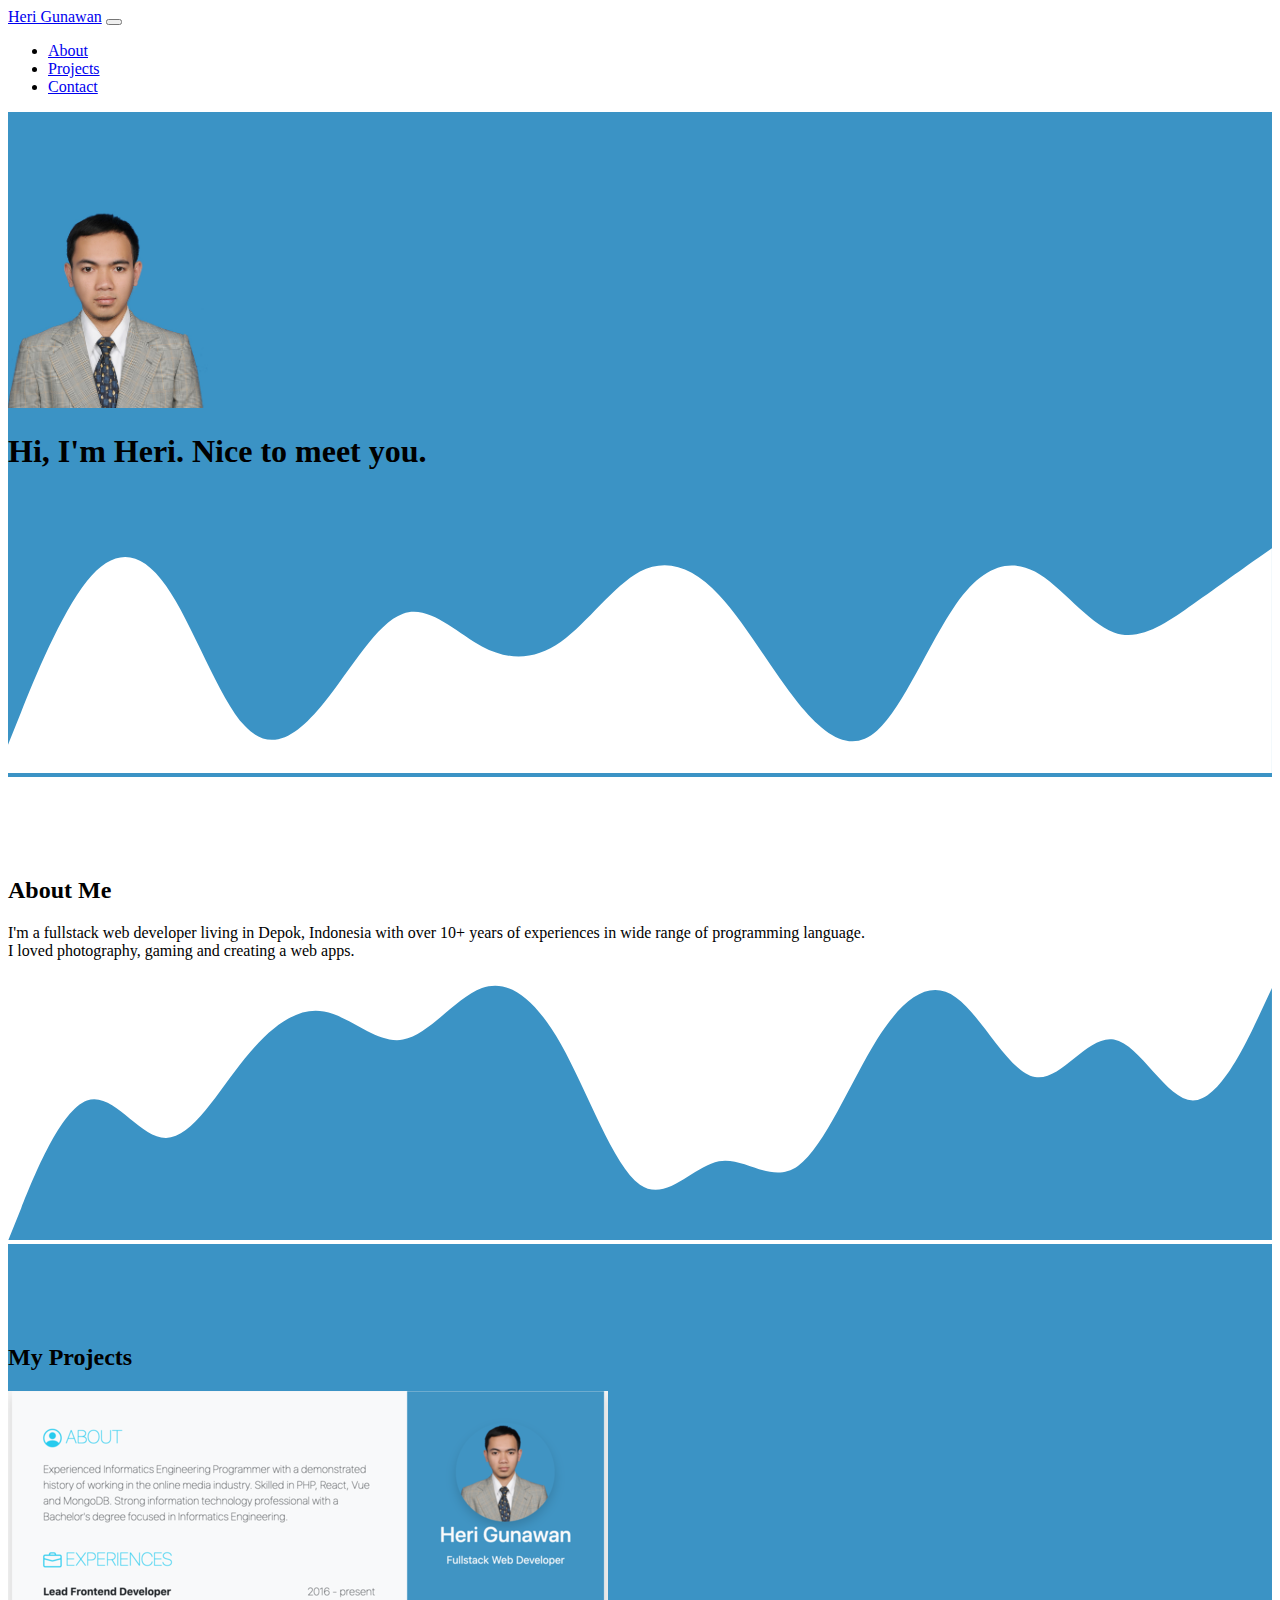
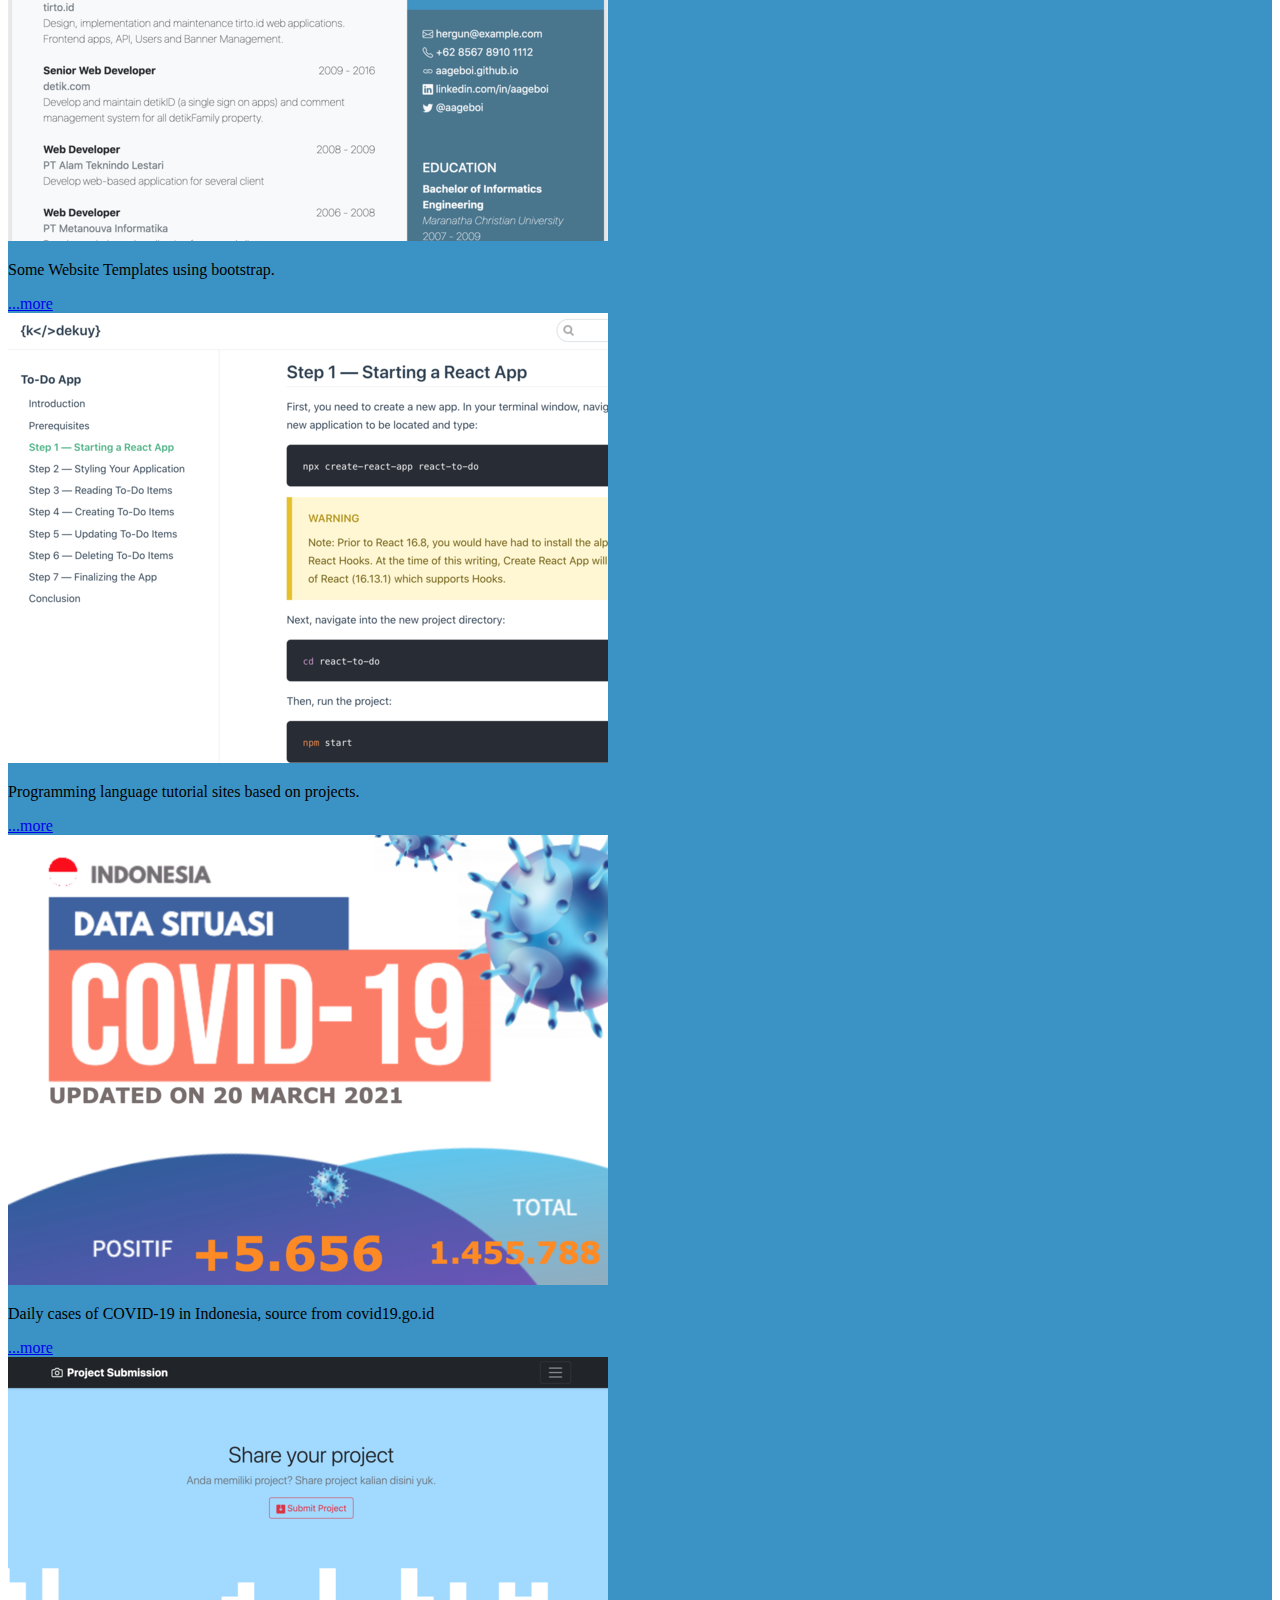
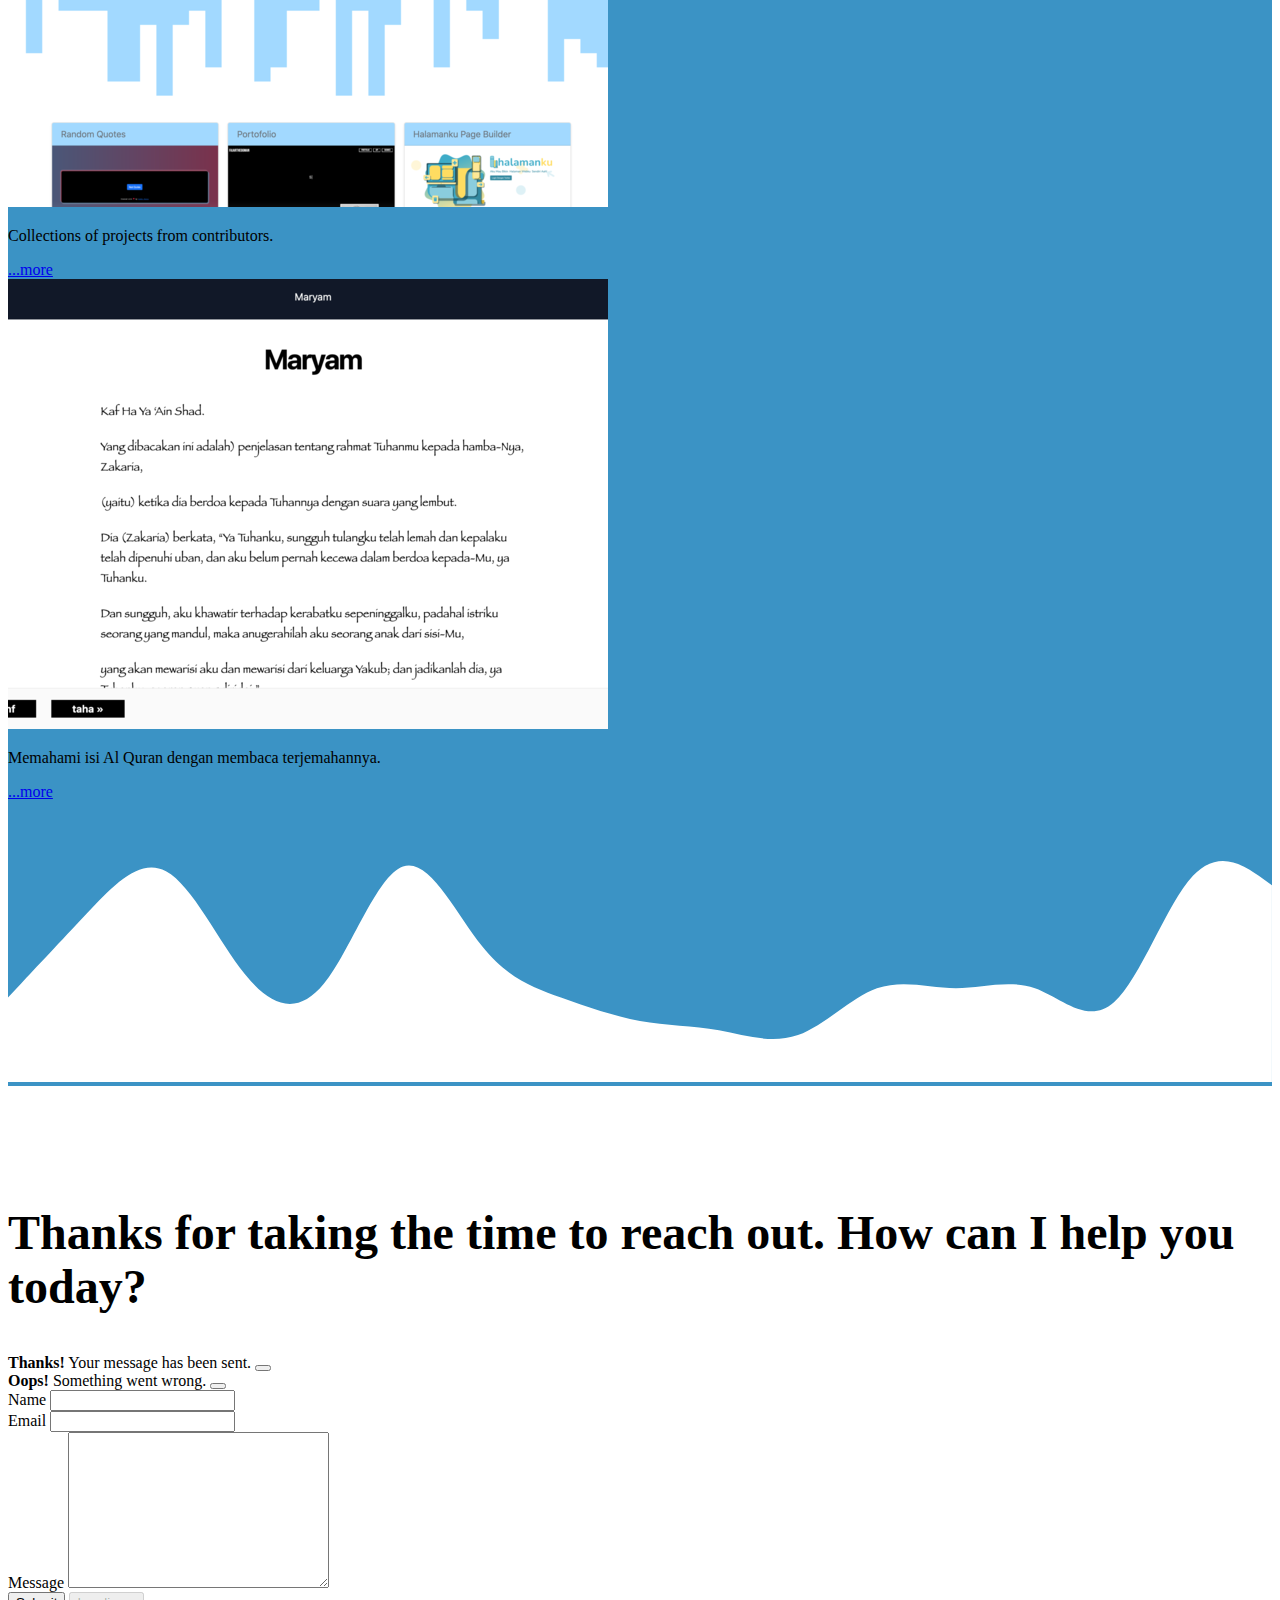
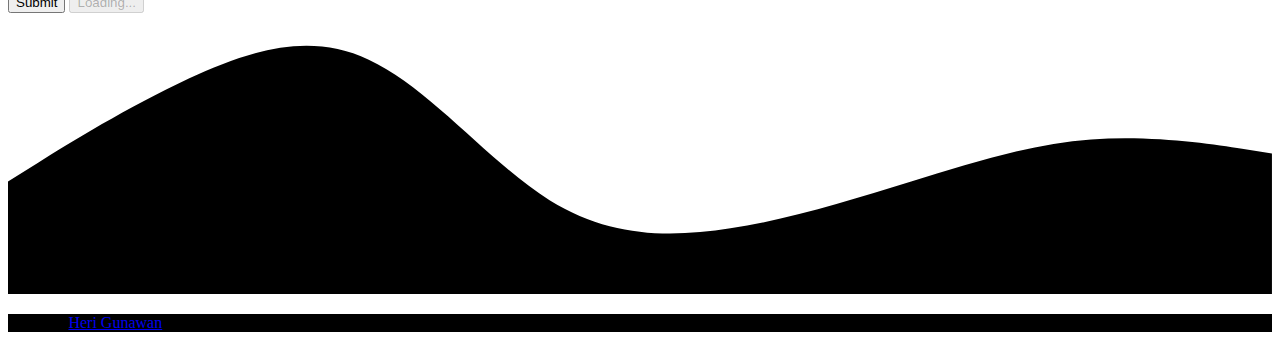
<file: index.html>
<!doctype html>
<html lang="en">

<head>
  <!-- Required meta tags -->
  <meta charset="utf-8">
  <meta name="viewport" content="width=device-width, initial-scale=1">
  <title>Portfolio | Heri Gunawan</title>

  <!-- Bootstrap CSS -->
  <link href="https://cdn.jsdelivr.net/npm/bootstrap@5.0.0-beta2/dist/css/bootstrap.min.css" rel="stylesheet"
    integrity="sha384-BmbxuPwQa2lc/FVzBcNJ7UAyJxM6wuqIj61tLrc4wSX0szH/Ev+nYRRuWlolflfl" crossorigin="anonymous">

  <link rel="stylesheet" href="https://cdn.jsdelivr.net/npm/bootstrap-icons@1.3.0/font/bootstrap-icons.css" />
  <link rel="stylesheet" href="style.css">
  <!-- Global site tag (gtag.js) - Google Analytics -->
  <script async src="https://www.googletagmanager.com/gtag/js?id=G-37XK24V10L"></script>
  <script>
    window.dataLayer = window.dataLayer || [];
    function gtag() { dataLayer.push(arguments); }
    gtag('js', new Date());

    gtag('config', 'G-37XK24V10L');
  </script>
</head>

<body id="home">
  <nav class="navbar navbar-expand-lg navbar-dark bg-dark shadow-sm fixed-top">
    <div class="container">
      <a class="navbar-brand" href="#home">Heri Gunawan</a>
      <button class="navbar-toggler" type="button" data-bs-toggle="collapse" data-bs-target="#navbarNav"
        aria-controls="navbarNav" aria-expanded="false" aria-label="Toggle navigation">
        <span class="navbar-toggler-icon"></span>
      </button>
      <div class="collapse navbar-collapse" id="navbarNav">
        <ul class="navbar-nav ms-auto">
          <li class="nav-item">
            <a class="nav-link" href="#about">About</a>
          </li>
          <li class="nav-item">
            <a class="nav-link" href="#projects">Projects</a>
          </li>
          <li class="nav-item">
            <a class="nav-link" href="#contact">Contact</a>
          </li>
        </ul>
      </div>
    </div>
  </nav>

  <section class="jumbotron text-center text-light">
    <img src="img/heri-gunawan.png" alt="Heri Gunawan" width="200" class="rounded-circle img-thumbnail" />
    <h1 class="display-4">Hi, I'm Heri. Nice to meet you.</h1>
    <svg xmlns="http://www.w3.org/2000/svg" viewBox="0 0 1440 320">
      <path fill="#FFFFFF" fill-opacity="1"
        d="M0,288L15,250.7C30,213,60,139,90,101.3C120,64,150,64,180,106.7C210,149,240,235,270,266.7C300,299,330,277,360,240C390,203,420,149,450,138.7C480,128,510,160,540,176C570,192,600,192,630,170.7C660,149,690,107,720,90.7C750,75,780,85,810,117.3C840,149,870,203,900,240C930,277,960,299,990,272C1020,245,1050,171,1080,128C1110,85,1140,75,1170,90.7C1200,107,1230,149,1260,160C1290,171,1320,149,1350,128C1380,107,1410,85,1425,74.7L1440,64L1440,320L1425,320C1410,320,1380,320,1350,320C1320,320,1290,320,1260,320C1230,320,1200,320,1170,320C1140,320,1110,320,1080,320C1050,320,1020,320,990,320C960,320,930,320,900,320C870,320,840,320,810,320C780,320,750,320,720,320C690,320,660,320,630,320C600,320,570,320,540,320C510,320,480,320,450,320C420,320,390,320,360,320C330,320,300,320,270,320C240,320,210,320,180,320C150,320,120,320,90,320C60,320,30,320,15,320L0,320Z">
      </path>
    </svg>
  </section>

  <section id="about">
    <div class="container">
      <div class="row text-center mb-3">
        <div class="col">
          <h2>About Me</h2>
        </div>
      </div>
      <div class="row justify-content-center mb-5">
        <div class="col-md-4">
          I'm a fullstack web developer living in Depok, Indonesia with over 10+ years of experiences in wide range of
          programming language.
        </div>
        <div class="col-md-4">
          I loved photography, gaming and creating a web apps.
        </div>
      </div>
    </div>
    <svg xmlns="http://www.w3.org/2000/svg" viewBox="0 0 1440 320">
      <path fill="#3b93c5" fill-opacity="1"
        d="M0,320L15,282.7C30,245,60,171,90,160C120,149,150,203,180,202.7C210,203,240,149,270,112C300,75,330,53,360,58.7C390,64,420,96,450,90.7C480,85,510,43,540,32C570,21,600,43,630,96C660,149,690,235,720,256C750,277,780,235,810,229.3C840,224,870,256,900,234.7C930,213,960,139,990,90.7C1020,43,1050,21,1080,42.7C1110,64,1140,128,1170,133.3C1200,139,1230,85,1260,90.7C1290,96,1320,160,1350,160C1380,160,1410,96,1425,64L1440,32L1440,320L1425,320C1410,320,1380,320,1350,320C1320,320,1290,320,1260,320C1230,320,1200,320,1170,320C1140,320,1110,320,1080,320C1050,320,1020,320,990,320C960,320,930,320,900,320C870,320,840,320,810,320C780,320,750,320,720,320C690,320,660,320,630,320C600,320,570,320,540,320C510,320,480,320,450,320C420,320,390,320,360,320C330,320,300,320,270,320C240,320,210,320,180,320C150,320,120,320,90,320C60,320,30,320,15,320L0,320Z">
      </path>
    </svg>
  </section>

  <section id="projects">
    <div class="container">
      <div class="row text-center text-light mb-3">
        <div class="col">
          <h2>My Projects</h2>
        </div>
      </div>
      <div class="row justify-content-center">
        <div class="col-md-4 mb-3">
          <div class="card">
            <img src="img/templates-resume.png" class="card-img-top" alt="templates" />
            <div class="card-body">
              <p class="card-text">
                Some Website Templates using bootstrap.
              </p>
              <a href="https://aageboi.github.io/templates/" class="card-link">...more</a>
            </div>
          </div>
        </div>
        <div class="col-md-4 mb-3">
          <div class="card">
            <img src="img/projects-kodekuy.png" class="card-img-top" alt="kodekuy" />
            <div class="card-body">
              <p class="card-text">
                Programming language tutorial sites based on projects.
              </p>
              <a href="https://kodekuy.web.app/" class="card-link">...more</a>
            </div>
          </div>
        </div>
        <div class="col-md-4 mb-3">
          <div class="card">
            <img src="img/projects-covid19.png" class="card-img-top" alt="covid19" />
            <div class="card-body">
              <p class="card-text">
                Daily cases of COVID-19 in Indonesia, source from covid19.go.id
              </p>
            </div>
            <a href="https://aageboi.github.io/covid19" class="card-link">...more</a>
          </div>
        </div>
        <div class="col-md-4 mb-3">
          <div class="card">
            <img src="img/projects-submission.png" class="card-img-top" alt="projects collection" />
            <div class="card-body">
              <p class="card-text">
                Collections of projects from contributors.
              </p>
            </div>
            <a href="https://kodekuy.github.io/" class="card-link">...more</a>
          </div>
        </div>
        <div class="col-md-4 mb-3">
          <div class="card">
            <img src="img/projects-quran-terjemahan.png" class="card-img-top" alt="quran terjemahan" />
            <div class="card-body">
              <p class="card-text">
                Memahami isi Al Quran dengan membaca terjemahannya.
              </p>
            </div>
            <a href="https://quran-terjemahan.vercel.app/" class="card-link">...more</a>
          </div>
        </div>
      </div>
    </div>
    <svg xmlns="http://www.w3.org/2000/svg" viewBox="0 0 1440 320">
      <path fill="#ffffff" fill-opacity="1"
        d="M0,224L15,208C30,192,60,160,90,128C120,96,150,64,180,80C210,96,240,160,270,197.3C300,235,330,245,360,208C390,171,420,85,450,74.7C480,64,510,128,540,165.3C570,203,600,213,630,224C660,235,690,245,720,250.7C750,256,780,256,810,261.3C840,267,870,277,900,266.7C930,256,960,224,990,213.3C1020,203,1050,213,1080,213.3C1110,213,1140,203,1170,213.3C1200,224,1230,256,1260,229.3C1290,203,1320,117,1350,85.3C1380,53,1410,75,1425,85.3L1440,96L1440,320L1425,320C1410,320,1380,320,1350,320C1320,320,1290,320,1260,320C1230,320,1200,320,1170,320C1140,320,1110,320,1080,320C1050,320,1020,320,990,320C960,320,930,320,900,320C870,320,840,320,810,320C780,320,750,320,720,320C690,320,660,320,630,320C600,320,570,320,540,320C510,320,480,320,450,320C420,320,390,320,360,320C330,320,300,320,270,320C240,320,210,320,180,320C150,320,120,320,90,320C60,320,30,320,15,320L0,320Z">
      </path>
    </svg>
  </section>

  <section id="contact">
    <div class="container">
      <div class="row justify-content-center text-center mb-3">
        <div class="col-md-8">
          <h2>Thanks for taking the time to reach out. How can I help you today?</h2>
        </div>
      </div>
      <div class="row justify-content-center">
        <div class="col-md-8">
          <div class="alert alert-success alert-dismissible fade show d-none my-alert" role="alert">
            <strong>Thanks!</strong> Your message has been sent.
            <button type="button" class="btn-close" data-bs-dismiss="alert" aria-label="Close"></button>
          </div>
          <div class="alert alert-danger alert-dismissible fade show d-none" role="alert">
            <strong>Oops!</strong> Something went wrong.
            <button type="button" class="btn-close" data-bs-dismiss="alert" aria-label="Close"></button>
          </div>
          <form class="row g-3 mb-3" name="contact">
            <div class="col-md-6">
              <label for="name" class="form-label">Name</label>
              <input type="text" class="form-control" id="name" name="name" required>
            </div>
            <div class="col-md-6">
              <label for="email" class="form-label">Email</label>
              <input type="email" class="form-control" id="email" name="email" required>
            </div>
            <div class="col-md-12">
              <label for="msg" class="form-label">Message</label>
              <textarea name="message" id="" cols="30" rows="10" class="form-control" required></textarea>
            </div>
            <div class="col-md-12">
              <button type="submit" class="btn btn-primary btn-kirim">Submit</button>
              <button class="btn btn-primary btn-loading d-none" type="button" disabled>
                <span class="spinner-border spinner-border-sm" role="status" aria-hidden="true"></span>
                Loading...
              </button>
            </div>
          </form>
        </div>
      </div>
    </div><svg xmlns="http://www.w3.org/2000/svg" viewBox="0 0 1440 320">
      <path fill="#000000" fill-opacity="1"
        d="M0,192L34.3,170.7C68.6,149,137,107,206,74.7C274.3,43,343,21,411,53.3C480,85,549,171,617,213.3C685.7,256,754,256,823,245.3C891.4,235,960,213,1029,192C1097.1,171,1166,149,1234,144C1302.9,139,1371,149,1406,154.7L1440,160L1440,320L1405.7,320C1371.4,320,1303,320,1234,320C1165.7,320,1097,320,1029,320C960,320,891,320,823,320C754.3,320,686,320,617,320C548.6,320,480,320,411,320C342.9,320,274,320,206,320C137.1,320,69,320,34,320L0,320Z">
      </path>
    </svg>
  </section>

  <footer class="text-center text-white pb-5">
    <p>Made by <a href="https://www.instagram.com/aageboi/" class="text-white fw-bold">Heri Gunawan</a> with <i
        class="bi bi-heart-fill text-danger"></i></p>
  </footer>

  <!-- Option 1: Bootstrap Bundle with Popper -->
  <script src="https://cdn.jsdelivr.net/npm/bootstrap@5.0.0-beta2/dist/js/bootstrap.bundle.min.js"
    integrity="sha384-b5kHyXgcpbZJO/tY9Ul7kGkf1S0CWuKcCD38l8YkeH8z8QjE0GmW1gYU5S9FOnJ0"
    crossorigin="anonymous"></script>
  <script>
    const scriptURL = 'https://script.google.com/macros/s/AKfycbxiU87lYBDYiPk2dh7SBCpBaBvmK7tFF8AcqdLJFS-3jmBuDIYzNFbiH9dmV157IOO4sQ/exec'
    const form = document.forms['contact']
    const btnKirim = document.querySelector('.btn-kirim');
    const btnLoading = document.querySelector('.btn-loading');
    const myAlert = document.querySelector('.my-alert');
    const errorAlert = document.querySelector('.alert-danger');

    form.addEventListener('submit', (e) => {
      e.preventDefault();
      // ketika tombol submit diklik
      // tampilkan tombol loading, hilangkan tombol kirim
      btnLoading.classList.toggle('d-none');
      btnKirim.classList.toggle('d-none');
      fetch(scriptURL, { method: 'POST', body: new FormData(form) })
        .then((response) => {
          // tampilkan tombol kirim, hilangkan tombol loading
          btnLoading.classList.toggle('d-none');
          btnKirim.classList.toggle('d-none');
          // tampilkan alert
          myAlert.classList.toggle('d-none');
          // reset formnya
          form.reset();
        })
        .catch((error) => {
          errorAlert.classList.toggle('d-none');
          // console.error('Error!', error.message)
        });
    });
  </script>
</body>

</html>
</file>
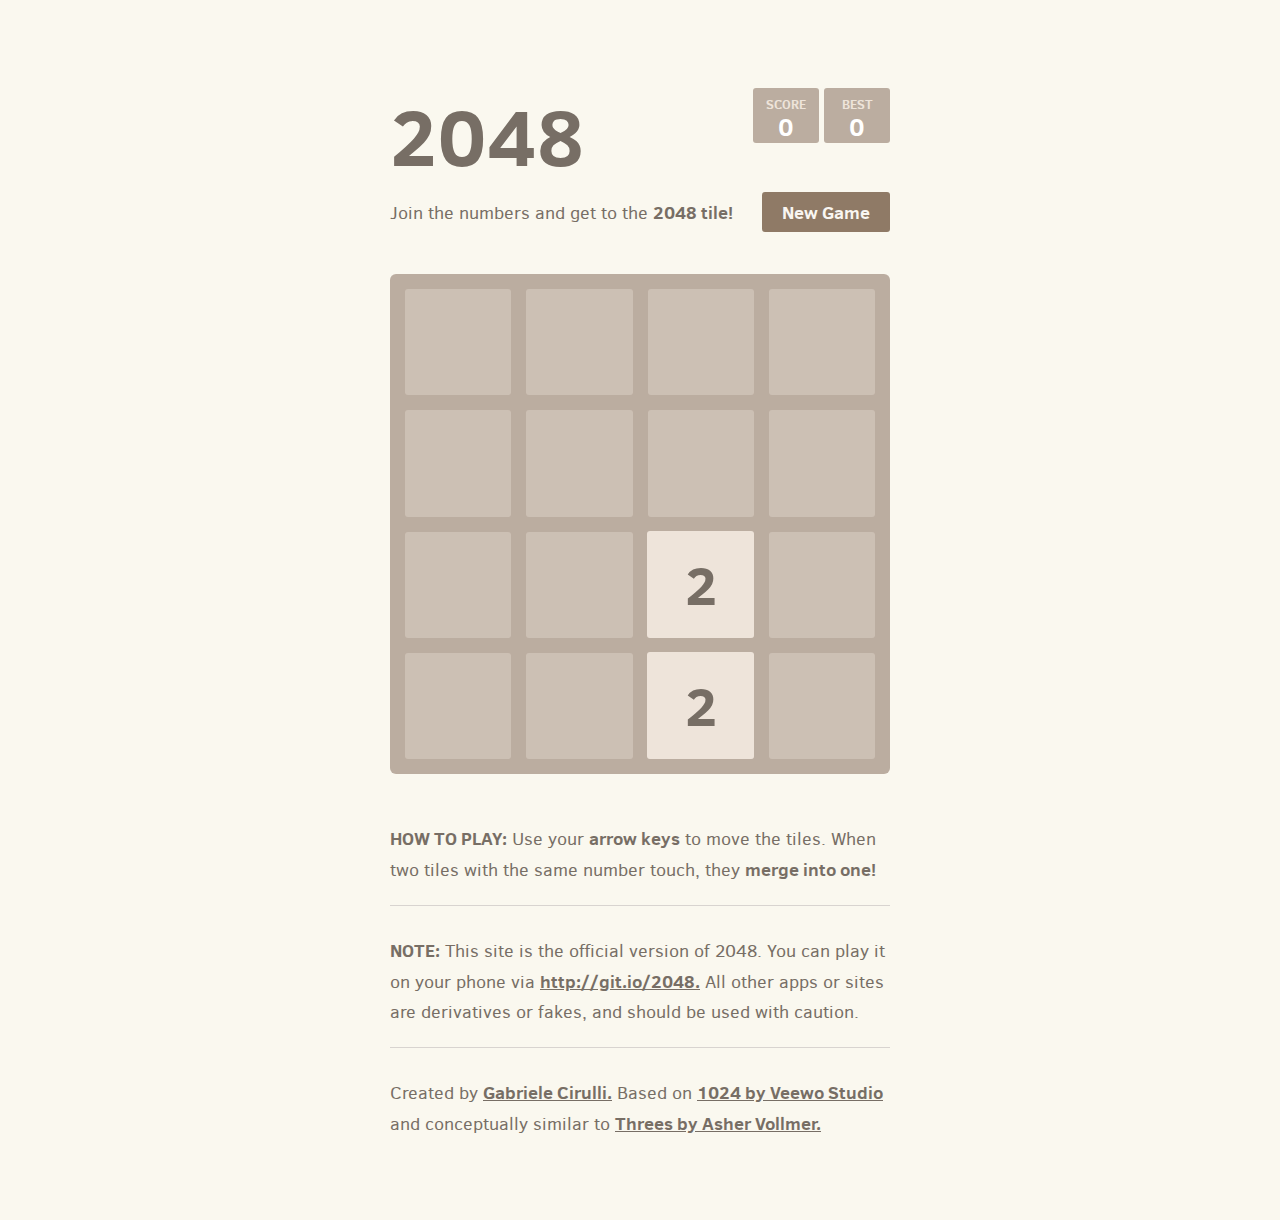
<file: 2048/index.html>
<!DOCTYPE html>
<html>
<head>
  <meta charset="utf-8">
  <title>2048</title>

  <link href="style/main.css" rel="stylesheet" type="text/css">
  <link rel="shortcut icon" href="favicon.ico">
  <link rel="apple-touch-icon" href="meta/apple-touch-icon.png">
  <link rel="apple-touch-startup-image" href="meta/apple-touch-startup-image-640x1096.png" media="(device-width: 320px) and (device-height: 568px) and (-webkit-device-pixel-ratio: 2)"> <!-- iPhone 5+ -->
  <link rel="apple-touch-startup-image" href="meta/apple-touch-startup-image-640x920.png"  media="(device-width: 320px) and (device-height: 480px) and (-webkit-device-pixel-ratio: 2)"> <!-- iPhone, retina -->
  <meta name="apple-mobile-web-app-capable" content="yes">
  <meta name="apple-mobile-web-app-status-bar-style" content="black">

  <meta name="HandheldFriendly" content="True">
  <meta name="MobileOptimized" content="320">
  <meta name="viewport" content="width=device-width, target-densitydpi=160dpi, initial-scale=1.0, maximum-scale=1, user-scalable=no, minimal-ui">
</head>
<body>
  <div class="container">
    <div class="heading">
      <h1 class="title">2048</h1>
      <div class="scores-container">
        <div class="score-container">0</div>
        <div class="best-container">0</div>
      </div>
    </div>

    <div class="above-game">
      <p class="game-intro">Join the numbers and get to the <strong>2048 tile!</strong></p>
      <a class="restart-button">New Game</a>
    </div>

    <div class="game-container">
      <div class="game-message">
        <p></p>
        <div class="lower">
	        <a class="keep-playing-button">Keep going</a>
          <a class="retry-button">Try again</a>
        </div>
      </div>

      <div class="grid-container">
        <div class="grid-row">
          <div class="grid-cell"></div>
          <div class="grid-cell"></div>
          <div class="grid-cell"></div>
          <div class="grid-cell"></div>
        </div>
        <div class="grid-row">
          <div class="grid-cell"></div>
          <div class="grid-cell"></div>
          <div class="grid-cell"></div>
          <div class="grid-cell"></div>
        </div>
        <div class="grid-row">
          <div class="grid-cell"></div>
          <div class="grid-cell"></div>
          <div class="grid-cell"></div>
          <div class="grid-cell"></div>
        </div>
        <div class="grid-row">
          <div class="grid-cell"></div>
          <div class="grid-cell"></div>
          <div class="grid-cell"></div>
          <div class="grid-cell"></div>
        </div>
      </div>

      <div class="tile-container">

      </div>
    </div>

    <p class="game-explanation">
      <strong class="important">How to play:</strong> Use your <strong>arrow keys</strong> to move the tiles. When two tiles with the same number touch, they <strong>merge into one!</strong>
    </p>
    <hr>
    <p>
    <strong class="important">Note:</strong> This site is the official version of 2048. You can play it on your phone via <a href="http://git.io/2048">http://git.io/2048.</a> All other apps or sites are derivatives or fakes, and should be used with caution.
    </p>
    <hr>
    <p>
    Created by <a href="http://gabrielecirulli.com" target="_blank">Gabriele Cirulli.</a> Based on <a href="https://itunes.apple.com/us/app/1024!/id823499224" target="_blank">1024 by Veewo Studio</a> and conceptually similar to <a href="http://asherv.com/threes/" target="_blank">Threes by Asher Vollmer.</a>
    </p>
  </div>

  <script src="js/bind_polyfill.js"></script>
  <script src="js/classlist_polyfill.js"></script>
  <script src="js/animframe_polyfill.js"></script>
  <script src="js/keyboard_input_manager.js"></script>
  <script src="js/html_actuator.js"></script>
  <script src="js/grid.js"></script>
  <script src="js/tile.js"></script>
  <script src="js/local_storage_manager.js"></script>
  <script src="js/game_manager.js"></script>
  <script src="js/application.js"></script>
</body>
</html>
</file>
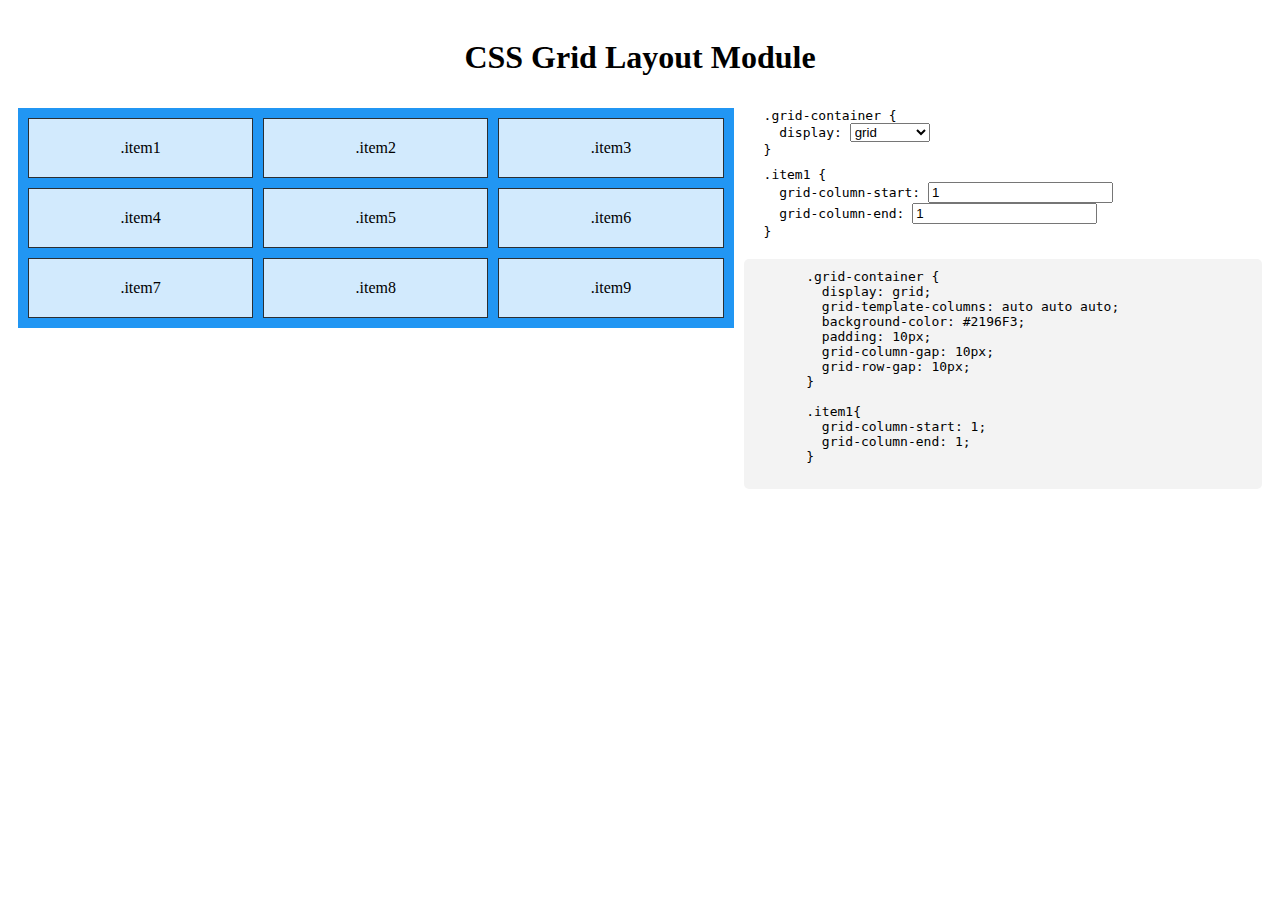
<file: css/index.html>
<html>

<head>
  <title>CSS </title>
  <style>
    .header {
      grid-area: header;
      text-align: center;
    }

    .main {
      grid-area: main;
      text-align: center;
    }

    .right {
      grid-area: right;
    }

    .container {
      display: grid;
      grid-template-areas:
        'header header header header'
        'main main main right';
      grid-gap: 10px;
      padding: 10px;
    }

    .container>div {
      background-color: rgba(255, 255, 255, 0.8);
    }

    .grid-container {
      display: grid;
      grid-template-columns: auto auto auto;
      background-color: #2196F3;
      padding: 10px;
      grid-column-gap: 10px;
      grid-row-gap: 10px;
    }

    .grid-item {
      background-color: rgba(255, 255, 255, 0.8);
      border: 1px solid rgba(0, 0, 0, 0.8);
      padding: 20px;
      font-size: 16px;
      text-align: center;
    }

    .select-css {
      margin-bottom: 20px;
      text-align: left;
      padding-left: 20px;
    }

    #displayCode {
      background-color: #f3f3f3;
    }

    .animate {
      animation: mymove 5s;
    }

    @keyframes mymove {
      from {
        background-color: rgb(252, 227, 4);
      }

      to {
        background-color: #f3f3f3;
      }
    }

    .item1 {
      grid-column-start: 1;
      grid-column-end: 1;
    }

    pre {
      background-color: #f3f3f3;
      border-radius: 5px;
      padding: 10px 0;
    }
  </style>
</head>

<body>

  <div class="container">
    <div class="header">
      <h1>CSS Grid Layout Module</h1>
    </div>
    <div class="main">
      <div class="grid-container">
        <div class="grid-item item1">.item1</div>
        <div class="grid-item item2">.item2</div>
        <div class="grid-item item3">.item3</div>
        <div class="grid-item item4">.item4</div>
        <div class="grid-item item5">.item5</div>
        <div class="grid-item item6">.item6</div>
        <div class="grid-item item7">.item7</div>
        <div class="grid-item item8">.item8</div>
        <div class="grid-item item9">.item9</div>
      </div>
    </div>
    <div class="right">
      <div class="select-css">
        <code>
          .grid-container {<br>
            &nbsp; display:
            <select id="display" class="prop" data-container='grid-container'>
            <option value="grid">grid</option>
            <option value="inline-grid">inline-grid</option>
          </select><br>}
          <div style="padding-top: 10px;">
            .item1 {<br>
            &nbsp; grid-column-start: <input type="number" id="grid-column-start" class="prop" value="1" data-container='item1' size="3" min="1"><br>
            &nbsp; grid-column-end: <input type="number" id="grid-column-end" class="prop" value="1" data-container='item1' size="3" min="1"><br>
            }
          </div>
        </code>
      </div>

      <pre>
        .grid-container {
          display: <span id="displayCode">grid</span>;
          grid-template-columns: auto auto auto;
          background-color: #2196F3;
          padding: 10px;
          grid-column-gap: 10px;
          grid-row-gap: 10px;
        }

        .item1{
          grid-column-start: <span id="grid-column-startCode">1</span>;
          grid-column-end: <span id="grid-column-endCode">1</span>;
        }
      </pre>
    </div>
  </div>

  <script src="https://code.jquery.com/jquery-3.5.1.slim.min.js"
    integrity="sha256-4+XzXVhsDmqanXGHaHvgh1gMQKX40OUvDEBTu8JcmNs=" crossorigin="anonymous"></script>
  <script>
    $(function () {
      $(".prop").on('change', function (e) {
        let v = $(this).val()
        let i = $(this).attr("id")
        let c = $(this).data("container")
        $('.' + c).css(i, v);
        $('#' + i + 'Code').html(v).addClass('animate');
        $('#' + i + 'Code').on('animationend', function () {
          $(this).removeClass('animate');
        })
      })
    })
  </script>
</body>

</html>
</file>
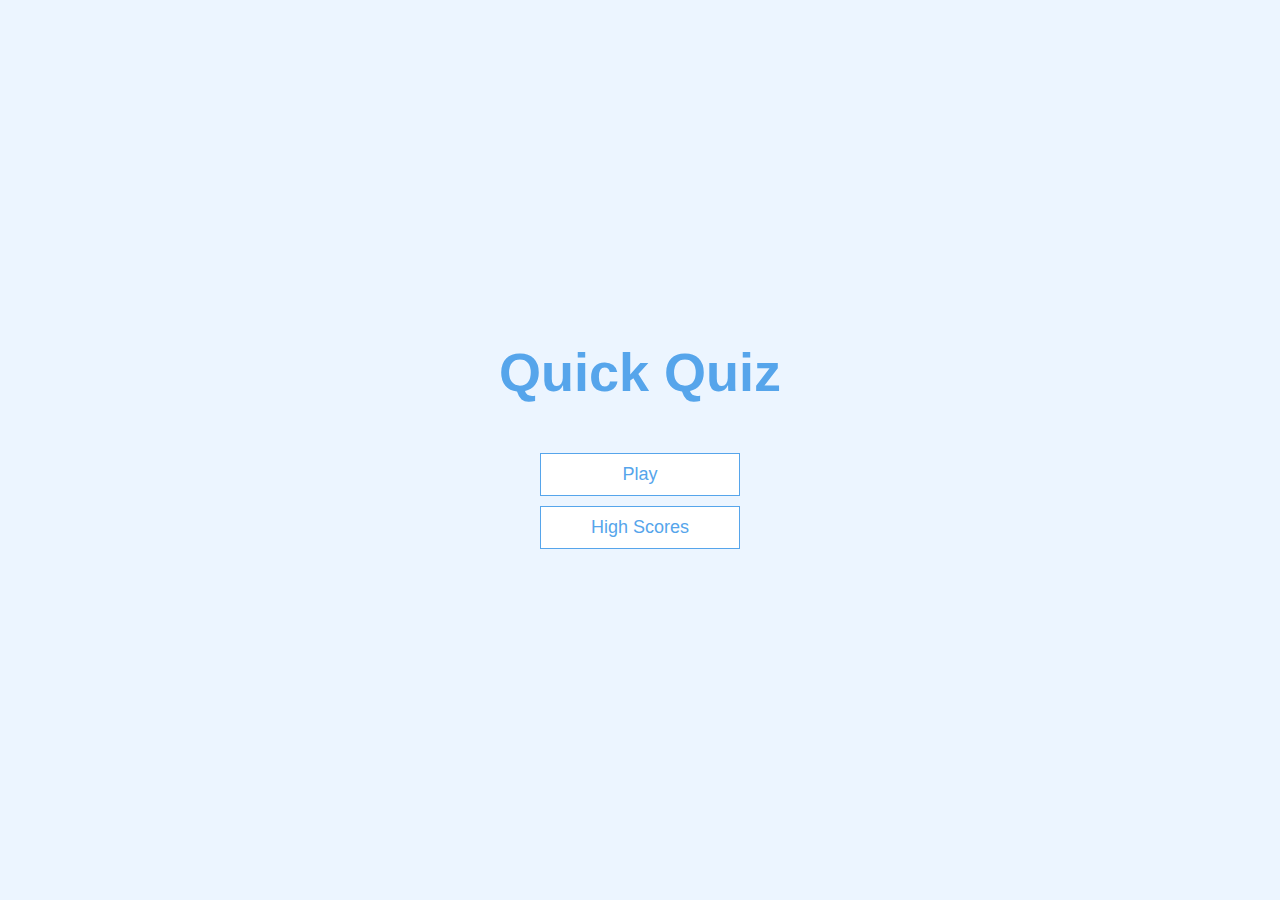
<file: quiz-app/index.html>
<!DOCTYPE html>
<html lang="en">
  <head>
    <meta charset="UTF-8" />
    <meta name="viewport" content="width=device-width, initial-scale=1.0" />
    <meta http-equiv="X-UA-Compatible" content="ie=edge" />
    <title>Quick Quiz</title>
    <link rel="stylesheet" href="app.css" />
  </head>
  <body>
    <div class="container">
      <div id="home" class="flex-center flex-column">
        <h1>Quick Quiz</h1>
        <a class="btn" href="game.html">Play</a>
        <a class="btn" href="highscores.html">High Scores</a>
      </div>
    </div>
  </body>
</html>
</file>
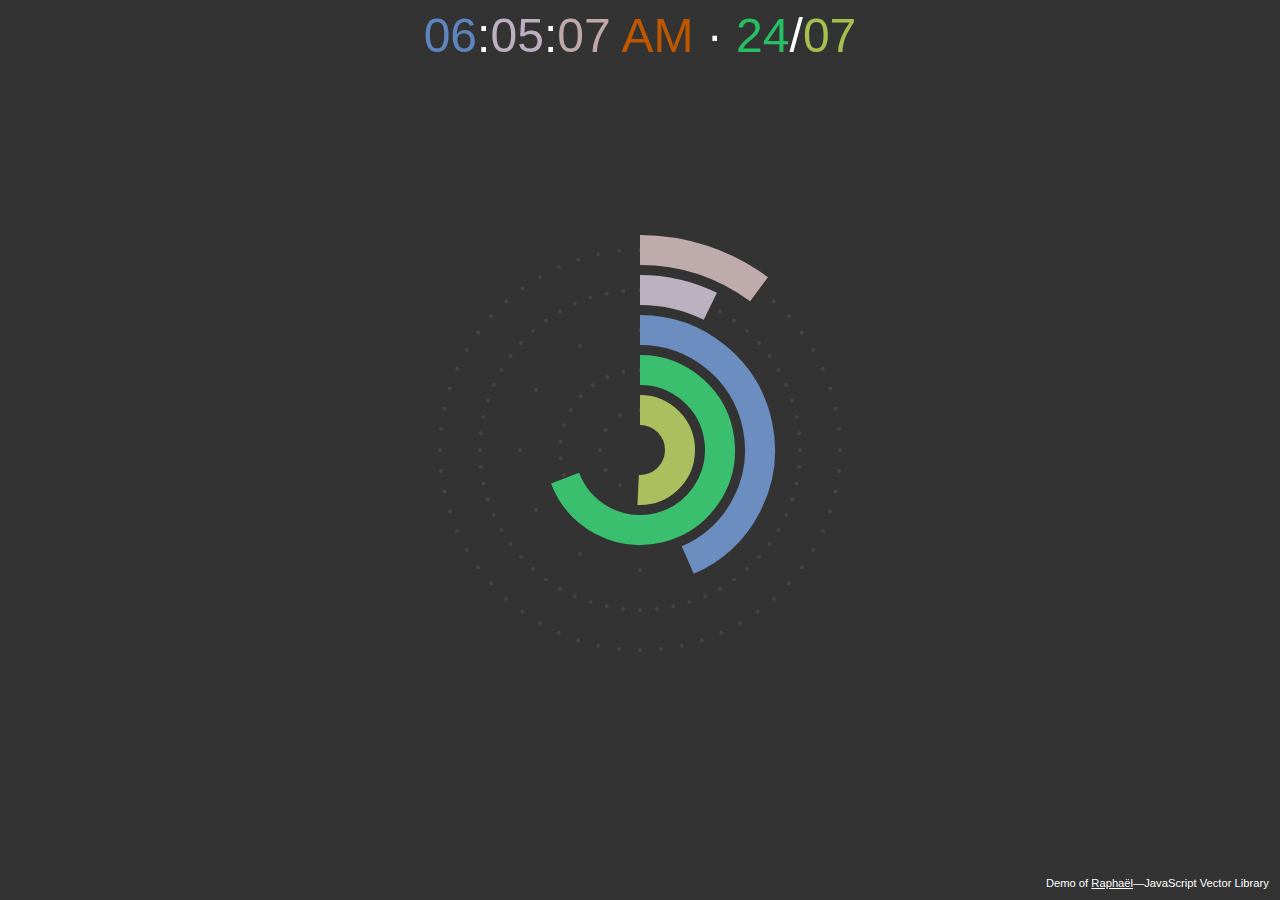
<file: raphael/index.html>
<!DOCTYPE html>
<html lang="en">
    <head>
        <meta charset="utf-8">
        <title>Raphaël · Polar Clock</title>
        <link rel="stylesheet" href="demo.css" media="screen">
        <link rel="stylesheet" href="demo-print.css" media="print">
        <script src="raphael.js"></script>
        <script>
            window.onload = function () {
                var r = Raphael("holder", 600, 600),
                    R = 200,
                    init = true,
                    param = {stroke: "#fff", "stroke-width": 30},
                    hash = document.location.hash,
                    marksAttr = {fill: hash || "#444", stroke: "none"},
                    html = [
                        document.getElementById("h"),
                        document.getElementById("m"),
                        document.getElementById("s"),
                        document.getElementById("d"),
                        document.getElementById("mnth"),
                        document.getElementById("ampm")
                    ];
                // Custom Attribute
                r.customAttributes.arc = function (value, total, R) {
                    var alpha = 360 / total * value,
                        a = (90 - alpha) * Math.PI / 180,
                        x = 300 + R * Math.cos(a),
                        y = 300 - R * Math.sin(a),
                        color = "hsb(".concat(Math.round(R) / 200, ",", value / total, ", .75)"),
                        path;
                    if (total == value) {
                        path = [["M", 300, 300 - R], ["A", R, R, 0, 1, 1, 299.99, 300 - R]];
                    } else {
                        path = [["M", 300, 300 - R], ["A", R, R, 0, +(alpha > 180), 1, x, y]];
                    }
                    return {path: path, stroke: color};
                };

                drawMarks(R, 60);
                var sec = r.path().attr(param).attr({arc: [0, 60, R]});
                R -= 40;
                drawMarks(R, 60);
                var min = r.path().attr(param).attr({arc: [0, 60, R]});
                R -= 40;
                drawMarks(R, 12);
                var hor = r.path().attr(param).attr({arc: [0, 12, R]});
                R -= 40;
                drawMarks(R, 31);
                var day = r.path().attr(param).attr({arc: [0, 31, R]});
                R -= 40;
                drawMarks(R, 12);
                var mon = r.path().attr(param).attr({arc: [0, 12, R]});
                var pm = r.circle(300, 300, 16).attr({stroke: "none", fill: Raphael.hsb2rgb(15 / 200, 1, .75).hex});
                html[5].style.color = Raphael.hsb2rgb(15 / 200, 1, .75).hex;

                function updateVal(value, total, R, hand, id) {
                    if (total == 31) { // month
                        var d = new Date;
                        d.setDate(1);
                        d.setMonth(d.getMonth() + 1);
                        d.setDate(-1);
                        total = d.getDate();
                    }
                    var color = "hsb(".concat(Math.round(R) / 200, ",", value / total, ", .75)");
                    if (init) {
                        hand.animate({arc: [value, total, R]}, 900, ">");
                    } else {
                        if (!value || value == total) {
                            value = total;
                            hand.animate({arc: [value, total, R]}, 750, "bounce", function () {
                                hand.attr({arc: [0, total, R]});
                            });
                        } else {
                            hand.animate({arc: [value, total, R]}, 750, "elastic");
                        }
                    }
                    html[id].innerHTML = (value < 10 ? "0" : "") + value;
                    html[id].style.color = Raphael.getRGB(color).hex;
                }

                function drawMarks(R, total) {
                    if (total == 31) { // month
                        var d = new Date;
                        d.setDate(1);
                        d.setMonth(d.getMonth() + 1);
                        d.setDate(-1);
                        total = d.getDate();
                    }
                    var color = "hsb(".concat(Math.round(R) / 200, ", 1, .75)"),
                        out = r.set();
                    for (var value = 0; value < total; value++) {
                        var alpha = 360 / total * value,
                            a = (90 - alpha) * Math.PI / 180,
                            x = 300 + R * Math.cos(a),
                            y = 300 - R * Math.sin(a);
                        out.push(r.circle(x, y, 2).attr(marksAttr));
                    }
                    return out;
                }

                (function () {
                    var d = new Date,
                        am = (d.getHours() < 12),
                        h = d.getHours() % 12 || 12;
                    updateVal(d.getSeconds(), 60, 200, sec, 2);
                    updateVal(d.getMinutes(), 60, 160, min, 1);
                    updateVal(h, 12, 120, hor, 0);
                    updateVal(d.getDate(), 31, 80, day, 3);
                    updateVal(d.getMonth() + 1, 12, 40, mon, 4);
                    pm[(am ? "hide" : "show")]();
                    html[5].innerHTML = am ? "AM" : "PM";
                    setTimeout(arguments.callee, 1000);
                    init = false;
                })();
            };
        </script>
        <style media="screen">
            #holder {
                height: 600px;
                margin: -300px 0 0 -300px;
                width: 600px;
            }
            #time {
                text-align: center;
                font: 100 3em "Helvetica Neue", Helvetica, Arial, sans-serif;
            }
        </style>
    </head>
    <body>
        <div id="holder"></div>
        <div id="time">
            <span id="h"></span>:<span id="m"></span>:<span id="s"></span> <span id="ampm"></span> · <span id="d"></span>/<span id="mnth"></span>
        </div>
        <p id="copy">Demo of <a href="http://raphaeljs.com/">Raphaël</a>—JavaScript Vector Library</p>
    </body>
</html>
</file>
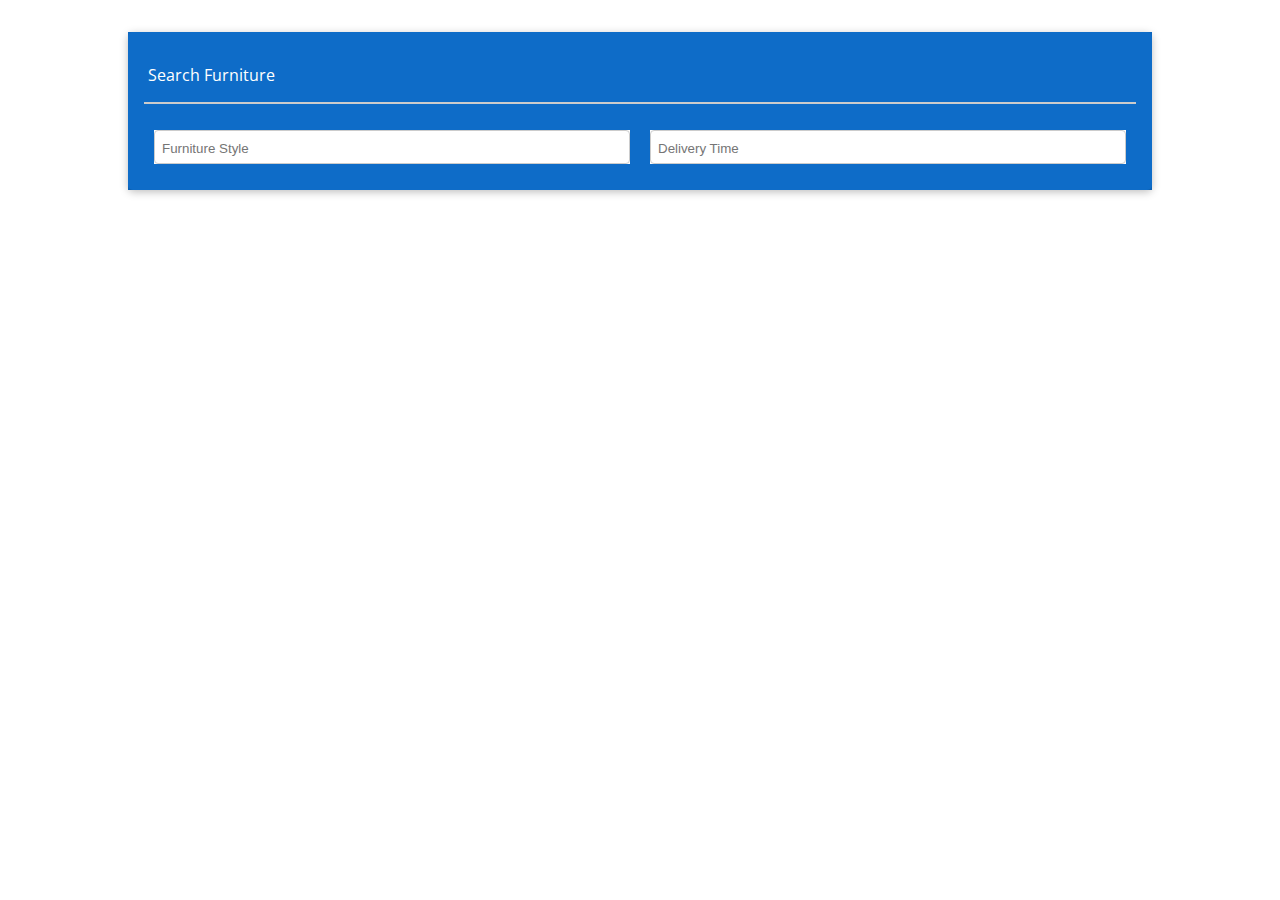
<file: react-furniture-search/index.html>
<!doctype html><html lang="en"><head><meta charset="utf-8"/><link rel="shortcut icon" href="favicon.ico"/><meta name="viewport" content="width=device-width,initial-scale=1"/><meta name="theme-color" content="#000000"/><link rel="manifest" href="manifest.json"/><title>Furniture Search App</title><link href="static/css/main.30bdb988.chunk.css" rel="stylesheet"></head><body><noscript>You need to enable JavaScript to run this app.</noscript><div id="root"></div><script>!function(e){function r(r){for(var n,p,f=r[0],i=r[1],l=r[2],c=0,s=[];c<f.length;c++)p=f[c],Object.prototype.hasOwnProperty.call(o,p)&&o[p]&&s.push(o[p][0]),o[p]=0;for(n in i)Object.prototype.hasOwnProperty.call(i,n)&&(e[n]=i[n]);for(a&&a(r);s.length;)s.shift()();return u.push.apply(u,l||[]),t()}function t(){for(var e,r=0;r<u.length;r++){for(var t=u[r],n=!0,f=1;f<t.length;f++){var i=t[f];0!==o[i]&&(n=!1)}n&&(u.splice(r--,1),e=p(p.s=t[0]))}return e}var n={},o={1:0},u=[];function p(r){if(n[r])return n[r].exports;var t=n[r]={i:r,l:!1,exports:{}};return e[r].call(t.exports,t,t.exports,p),t.l=!0,t.exports}p.m=e,p.c=n,p.d=function(e,r,t){p.o(e,r)||Object.defineProperty(e,r,{enumerable:!0,get:t})},p.r=function(e){"undefined"!=typeof Symbol&&Symbol.toStringTag&&Object.defineProperty(e,Symbol.toStringTag,{value:"Module"}),Object.defineProperty(e,"__esModule",{value:!0})},p.t=function(e,r){if(1&r&&(e=p(e)),8&r)return e;if(4&r&&"object"==typeof e&&e&&e.__esModule)return e;var t=Object.create(null);if(p.r(t),Object.defineProperty(t,"default",{enumerable:!0,value:e}),2&r&&"string"!=typeof e)for(var n in e)p.d(t,n,function(r){return e[r]}.bind(null,n));return t},p.n=function(e){var r=e&&e.__esModule?function(){return e.default}:function(){return e};return p.d(r,"a",r),r},p.o=function(e,r){return Object.prototype.hasOwnProperty.call(e,r)},p.p="/";var f=this["webpackJsonpfurniture-app"]=this["webpackJsonpfurniture-app"]||[],i=f.push.bind(f);f.push=r,f=f.slice();for(var l=0;l<f.length;l++)r(f[l]);var a=i;t()}([])</script><script src="static/js/2.1fdfb067.chunk.js"></script><script src="static/js/main.b3cbfbce.chunk.js"></script><!-- aageboi --></body></html>
</file>
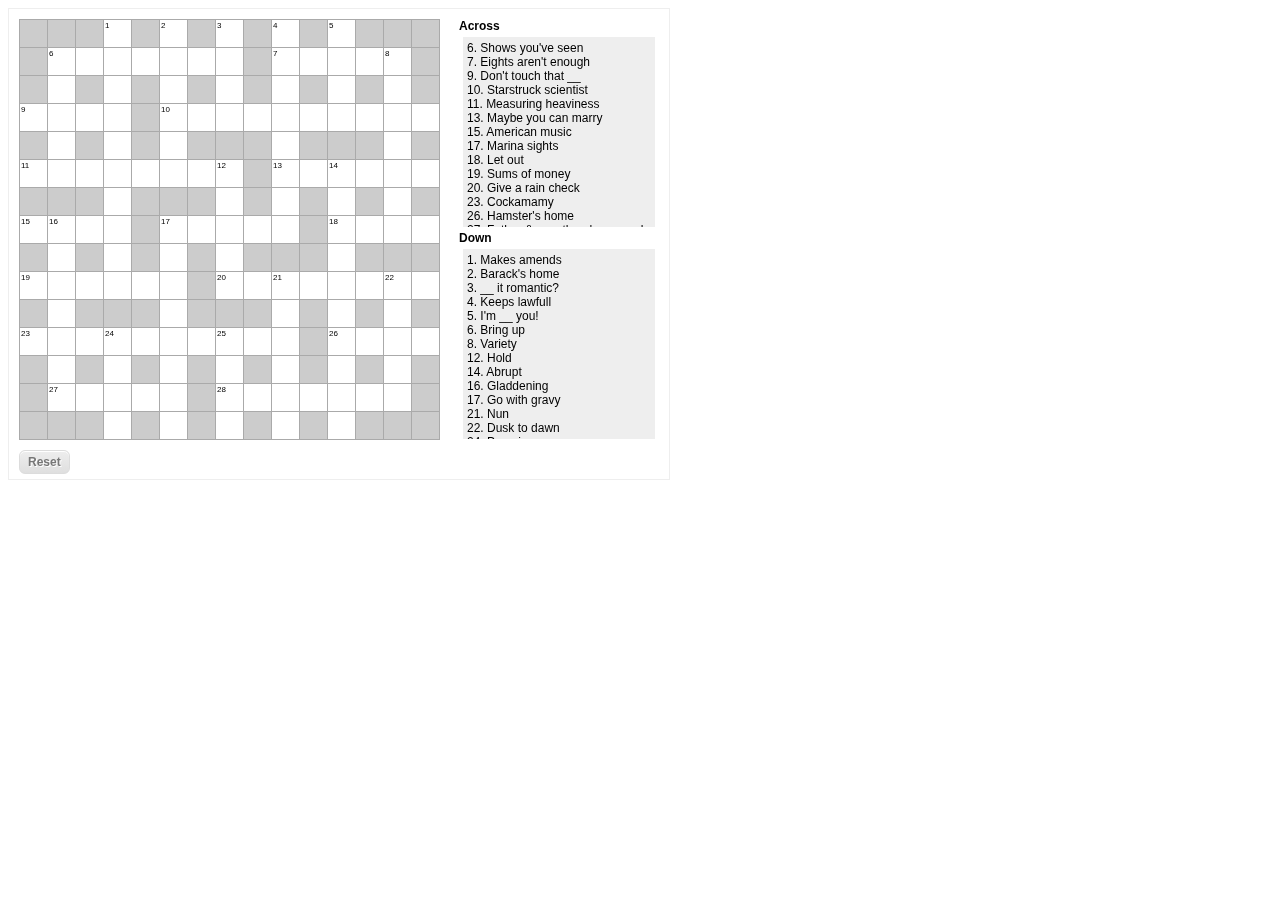
<file: tts/index.html>
<html>
<head>
<title>JavaScript Crossword</title>
<link rel="stylesheet" type="text/css" href="style.css" />
<script type="text/javascript" src="lib/jquery.min.js"></script>
<script type="text/javascript" src="lib/jquery.hotkeys.js"></script>
<script type="text/javascript" src="lib/jquery.cookie.js"></script>
<script type="text/javascript" src="crossword.js"></script>
<script type="text/javascript">
  var crossw1rd1;
  //var crossw1rd2;
  $(document).ready(function() {
    crossw1rd1 = new Crossw1rd('container1');
    crossw1rd1.init('puzzle');
  });
</script>
<meta charset="UTF-8">
</head>
<body>
<div id="container1"></div>
<br/>
<div id="container2"></div>
</body>
</html>
</file>
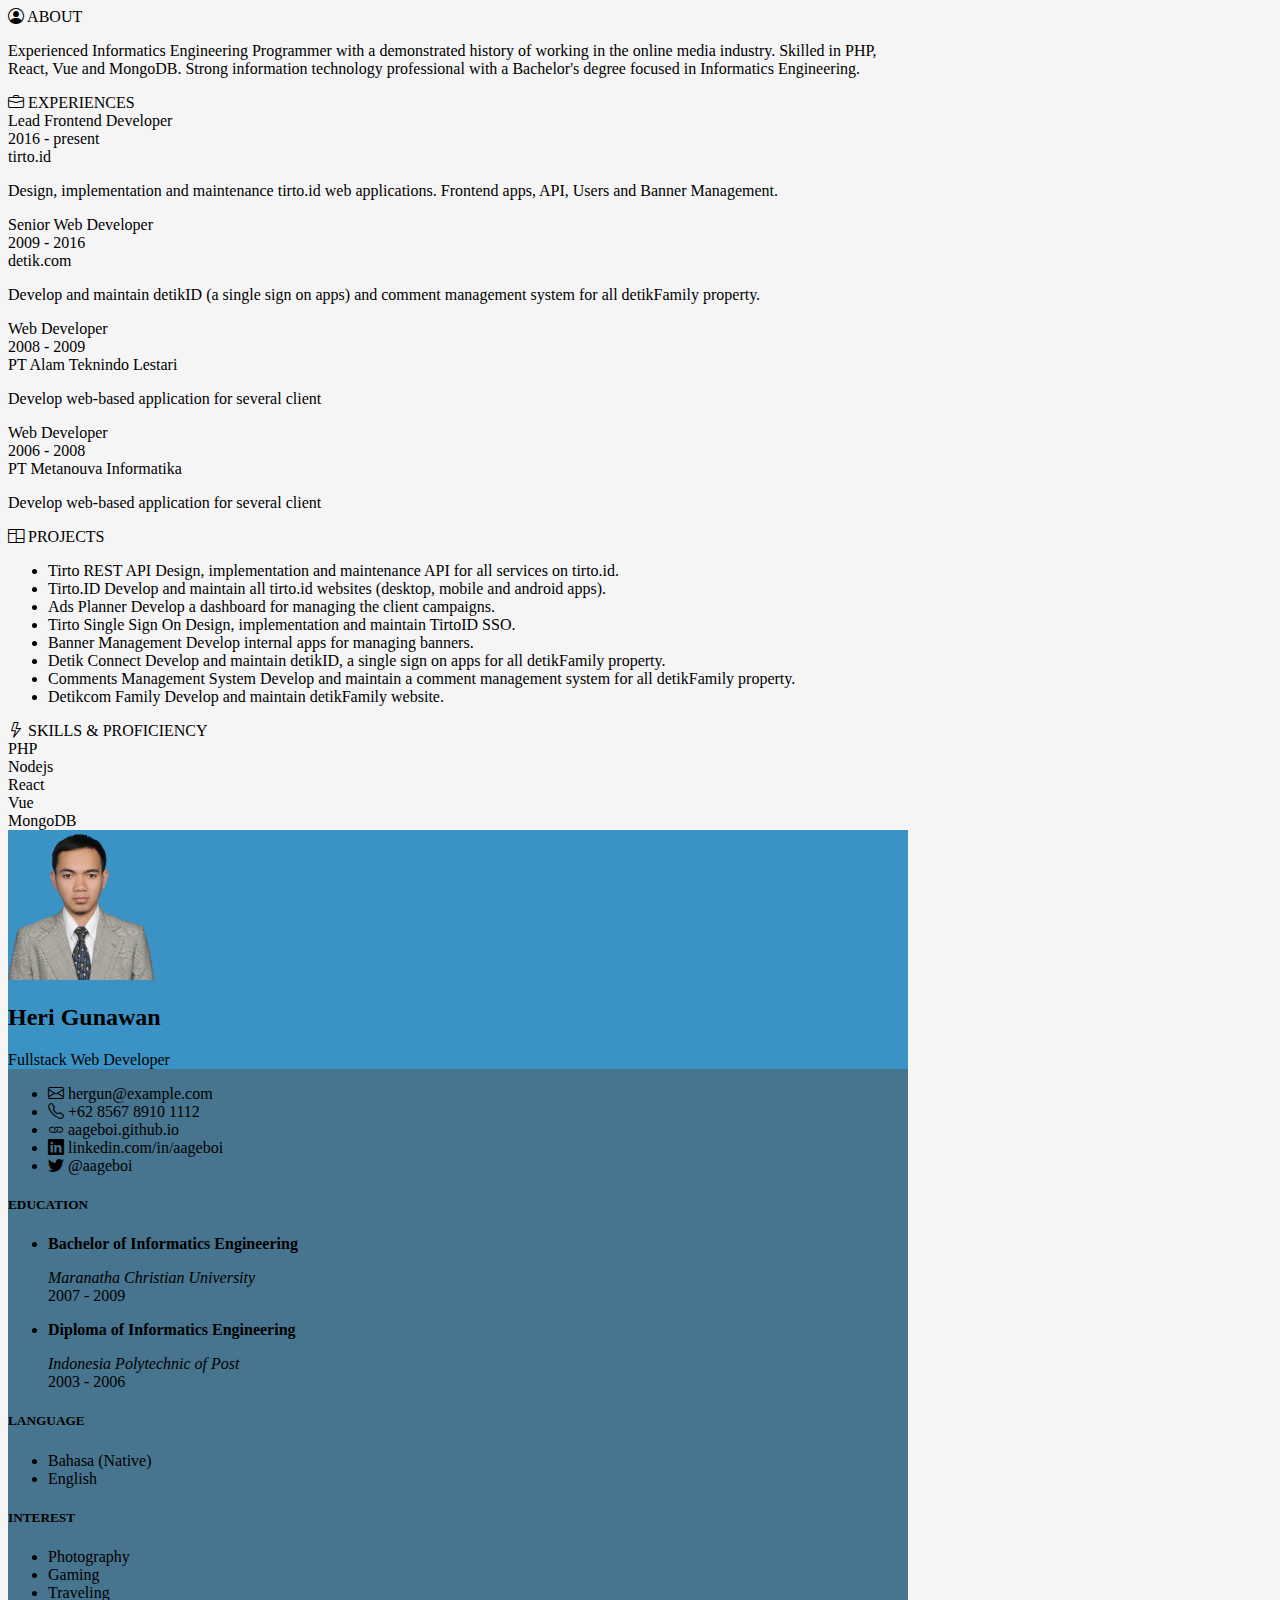
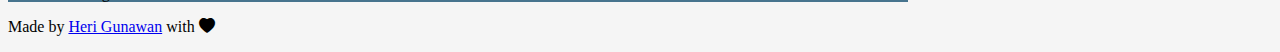
<file: templates/cv/index.html>
<!doctype html>
<html lang="en">

<head>
  <!-- Required meta tags -->
  <meta charset="utf-8">
  <meta name="viewport" content="width=device-width, initial-scale=1">
  <title>CV | Heri Gunawan</title>

  <!-- Bootstrap CSS -->
  <link href="https://cdn.jsdelivr.net/npm/bootstrap@5.0.0-beta2/dist/css/bootstrap.min.css" rel="stylesheet"
    integrity="sha384-BmbxuPwQa2lc/FVzBcNJ7UAyJxM6wuqIj61tLrc4wSX0szH/Ev+nYRRuWlolflfl" crossorigin="anonymous">

  <link rel="stylesheet" href="https://cdn.jsdelivr.net/npm/bootstrap-icons@1.3.0/font/bootstrap-icons.css" />
  <style>
    body {
      background-color: #f5f5f5;
    }

    .container {
      max-width: 900px;
    }

    .sidebar {
      background-color: #47748e;
    }

    .sidebar .sidebar-top {
      background-color: #3b93c5;
    }
  </style>
  <!-- Global site tag (gtag.js) - Google Analytics -->
  <script async src="https://www.googletagmanager.com/gtag/js?id=G-37XK24V10L"></script>
  <script>
    window.dataLayer = window.dataLayer || [];
    function gtag() { dataLayer.push(arguments); }
    gtag('js', new Date());

    gtag('config', 'G-37XK24V10L');
  </script>
</head>

<body>
  <div class="container">
    <div class="row justify-content-center shadow my-3">
      <div class="col-md-8 bg-light p-5">
        <section id="profile">
          <div class="fw-lighter fs-3 pb-3 text-info">
            <i class="bi bi-person-circle"></i> ABOUT
          </div>
          <p class="fw-lighter">Experienced Informatics Engineering Programmer with a demonstrated history of working in
            the online media
            industry. Skilled in PHP, React, Vue and MongoDB. Strong information technology professional
            with a Bachelor's degree focused in Informatics Engineering.</p>
        </section>
        <section id="experience">
          <div class="fw-lighter fs-3 py-3 text-info">
            <i class="bi bi-briefcase"></i> EXPERIENCES
          </div>
          <div class="exp-item pb-2">
            <div class="d-flex justify-content-between">
              <div class="fw-bold">Lead Frontend Developer</div>
              <div class="fw-lighter">2016 - present</div>
            </div>
            <div class="text-muted">tirto.id</div>
            <p class="fw-lighter">Design, implementation and maintenance tirto.id web applications. Frontend apps, API,
              Users and Banner Management.
          </div>
          <div class="exp-item pb-2">
            <div class="d-flex justify-content-between">
              <div class="fw-bold">Senior Web Developer</div>
              <div class="fw-lighter">2009 - 2016</div>
            </div>
            <div class="text-muted">detik.com</div>
            <p class="fw-lighter">Develop and maintain detikID (a single sign on apps) and comment management system for
              all detikFamily property.</p>
          </div>
          <div class="exp-item pb-2">
            <div class="d-flex justify-content-between">
              <div class="fw-bold">Web Developer</div>
              <div class="fw-lighter">2008 - 2009</div>
            </div>
            <div class="text-muted">PT Alam Teknindo Lestari</div>
            <p class="fw-lighter">Develop web-based application for several client</p>
          </div>
          <div class="exp-item pb-2">
            <div class="d-flex justify-content-between">
              <div class="fw-bold">Web Developer</div>
              <div class="fw-lighter">2006 - 2008</div>
            </div>
            <div class="text-muted">PT Metanouva Informatika</div>
            <p class="fw-lighter">Develop web-based application for several client</p>
          </div>
        </section>
        <section id="projects">
          <div class="fw-lighter fs-3 py-3 text-info">
            <i class="bi bi-columns"></i> PROJECTS
          </div>
          <ul class="list-unstyled fw-lighter">
            <li class="pb-2"><span class="fw-bold">Tirto REST API</span> Design, implementation and maintenance API for
              all services on tirto.id.</li>
            <li class="pb-2"><span class="fw-bold">Tirto.ID</span> Develop and maintain all tirto.id websites (desktop,
              mobile and android apps).</li>
            <li class="pb-2"><span class="fw-bold">Ads Planner</span> Develop a dashboard for managing the client
              campaigns.</li>
            <li class="pb-2"><span class="fw-bold">Tirto Single Sign On</span> Design, implementation and maintain
              TirtoID SSO.</li>
            <li class="pb-2"><span class="fw-bold">Banner Management</span> Develop internal apps for managing banners.
            </li>
            <li class="pb-2"><span class="fw-bold">Detik Connect</span> Develop and maintain detikID, a single sign on
              apps for all detikFamily property.</li>
            <li class="pb-2"><span class="fw-bold">Comments Management System</span> Develop and maintain a comment
              management system for all detikFamily property.</li>
            <li class="pb-2"><span class="fw-bold">Detikcom Family</span> Develop and maintain detikFamily website.</li>
          </ul>
        </section>
        <section id="skills">
          <div class="fw-lighter fs-3 py-3 text-info">
            <i class="bi bi-lightning"></i> SKILLS & PROFICIENCY
          </div>
          <div class="row pb-2">
            <div class="col-3">
              <span class="fw-bold">PHP</span>
            </div>
            <div class="col-9">
              <div class="progress">
                <div class="progress-bar bg-info" role="progressbar" style="width: 97%" aria-valuenow="97"
                  aria-valuemin="0" aria-valuemax="100"></div>
              </div>
            </div>
          </div>
          <div class="row pb-2">
            <div class="col-3">
              <span class="fw-bold">Nodejs</span>
            </div>
            <div class="col-9">
              <div class="progress">
                <div class="progress-bar bg-info" role="progressbar" style="width: 80%" aria-valuenow="80"
                  aria-valuemin="0" aria-valuemax="100"></div>
              </div>
            </div>
          </div>
          <div class="row pb-2">
            <div class="col-3">
              <span class="fw-bold">React</span>
            </div>
            <div class="col-9">
              <div class="progress">
                <div class="progress-bar bg-info" role="progressbar" style="width: 70%" aria-valuenow="70"
                  aria-valuemin="0" aria-valuemax="100"></div>
              </div>
            </div>
          </div>
          <div class="row pb-2">
            <div class="col-3">
              <span class="fw-bold">Vue</span>
            </div>
            <div class="col-9">
              <div class="progress">
                <div class="progress-bar bg-info" role="progressbar" style="width: 70%" aria-valuenow="70"
                  aria-valuemin="0" aria-valuemax="100"></div>
              </div>
            </div>
          </div>
          <div class="row pb-2">
            <div class="col-3">
              <span class="fw-bold">MongoDB</span>
            </div>
            <div class="col-9">
              <div class="progress">
                <div class="progress-bar bg-info" role="progressbar" style="width: 95%" aria-valuenow="95"
                  aria-valuemin="0" aria-valuemax="100"></div>
              </div>
            </div>
          </div>
        </section>
      </div>
      <div class="col-md-4 p-0 sidebar">
        <div class="sidebar-top text-center py-5 text-light">
          <img src="https://aageboi.github.io/img/heri-gunawan.png" alt="Heri Gunawan" width="150"
            class="rounded-circle shadow" />
          <h2>Heri Gunawan</h2>
          <p>Fullstack Web Developer</p>
        </div>
        <div class="sidebar-bottom text-light p-4">
          <ul class="list-unstyled">
            <li class="pb-1"><i class="bi bi-envelope"></i> hergun@example.com</li>
            <li class="pb-1"><i class="bi bi-telephone"></i> +62 8567 8910 1112</li>
            <li class="pb-1"><i class="bi bi-link"></i> aageboi.github.io</li>
            <li class="pb-1"><i class="bi bi-linkedin"></i> linkedin.com/in/aageboi</li>
            <li class="pb-1"><i class="bi bi-twitter"></i> @aageboi</li>
          </ul>
          <h5 class="pt-5">EDUCATION</h5>
          <ul class="list-unstyled">
            <li class="pb-1">
              <strong>Bachelor of Informatics Engineering</strong>
              <p class="fw-lighter">
                <i>Maranatha Christian University</i><br />2007 - 2009
              </p>
            </li>
            <li class="pb-1">
              <strong>Diploma of Informatics Engineering</strong>
              <p class="fw-lighter">
                <i>Indonesia Polytechnic of Post</i><br />2003 - 2006
              </p>
            </li>
          </ul>
          <h5 class="pt-5">LANGUAGE</h5>
          <ul class="list-unstyled">
            <li class="pb-1">Bahasa (Native)</li>
            <li>English</li>
          </ul>
          <h5 class="pt-5">INTEREST</h5>
          <ul class="list-unstyled">
            <li class="pb-1">Photography</li>
            <li>Gaming</li>
            <li>Traveling</li>
          </ul>
        </div>
      </div>
    </div>
  </div>
  <footer class="text-center text-dark pb-5">
    <p>Made by <a href="https://www.instagram.com/aageboi/" class="text-dark fw-bold">Heri Gunawan</a> with <i
        class="bi bi-heart-fill text-danger"></i></p>
  </footer>

  <!-- Option 1: Bootstrap Bundle with Popper -->
  <script src="https://cdn.jsdelivr.net/npm/bootstrap@5.0.0-beta2/dist/js/bootstrap.bundle.min.js"
    integrity="sha384-b5kHyXgcpbZJO/tY9Ul7kGkf1S0CWuKcCD38l8YkeH8z8QjE0GmW1gYU5S9FOnJ0"
    crossorigin="anonymous"></script>
</body>

</html>
</file>
<file: style.css>
footer {
  background-color: #000000;
}

section {
  padding-top: 5rem;
}

.jumbotron {
  padding-top: 6rem;
  background-color: #3b93c5;
}

#projects {
  background-color: #3b93c5;
}

#contact h2 {
  word-break: break-word;
  line-height: 1.125;
  font-size: 3rem;
}
</file>
<file: 2048/style/main.css>
@import url(fonts/clear-sans.css);
html, body {
  margin: 0;
  padding: 0;
  background: #faf8ef;
  color: #776e65;
  font-family: "Clear Sans", "Helvetica Neue", Arial, sans-serif;
  font-size: 18px; }

body {
  margin: 80px 0; }

.heading:after {
  content: "";
  display: block;
  clear: both; }

h1.title {
  font-size: 80px;
  font-weight: bold;
  margin: 0;
  display: block;
  float: left; }

@-webkit-keyframes move-up {
  0% {
    top: 25px;
    opacity: 1; }

  100% {
    top: -50px;
    opacity: 0; } }
@-moz-keyframes move-up {
  0% {
    top: 25px;
    opacity: 1; }

  100% {
    top: -50px;
    opacity: 0; } }
@keyframes move-up {
  0% {
    top: 25px;
    opacity: 1; }

  100% {
    top: -50px;
    opacity: 0; } }
.scores-container {
  float: right;
  text-align: right; }

.score-container, .best-container {
  position: relative;
  display: inline-block;
  background: #bbada0;
  padding: 15px 25px;
  font-size: 25px;
  height: 25px;
  line-height: 47px;
  font-weight: bold;
  border-radius: 3px;
  color: white;
  margin-top: 8px;
  text-align: center; }
  .score-container:after, .best-container:after {
    position: absolute;
    width: 100%;
    top: 10px;
    left: 0;
    text-transform: uppercase;
    font-size: 13px;
    line-height: 13px;
    text-align: center;
    color: #eee4da; }
  .score-container .score-addition, .best-container .score-addition {
    position: absolute;
    right: 30px;
    color: red;
    font-size: 25px;
    line-height: 25px;
    font-weight: bold;
    color: rgba(119, 110, 101, 0.9);
    z-index: 100;
    -webkit-animation: move-up 600ms ease-in;
    -moz-animation: move-up 600ms ease-in;
    animation: move-up 600ms ease-in;
    -webkit-animation-fill-mode: both;
    -moz-animation-fill-mode: both;
    animation-fill-mode: both; }

.score-container:after {
  content: "Score"; }

.best-container:after {
  content: "Best"; }

p {
  margin-top: 0;
  margin-bottom: 10px;
  line-height: 1.65; }

a {
  color: #776e65;
  font-weight: bold;
  text-decoration: underline;
  cursor: pointer; }

strong.important {
  text-transform: uppercase; }

hr {
  border: none;
  border-bottom: 1px solid #d8d4d0;
  margin-top: 20px;
  margin-bottom: 30px; }

.container {
  width: 500px;
  margin: 0 auto; }

@-webkit-keyframes fade-in {
  0% {
    opacity: 0; }

  100% {
    opacity: 1; } }
@-moz-keyframes fade-in {
  0% {
    opacity: 0; }

  100% {
    opacity: 1; } }
@keyframes fade-in {
  0% {
    opacity: 0; }

  100% {
    opacity: 1; } }
.game-container {
  margin-top: 40px;
  position: relative;
  padding: 15px;
  cursor: default;
  -webkit-touch-callout: none;
  -ms-touch-callout: none;
  -webkit-user-select: none;
  -moz-user-select: none;
  -ms-user-select: none;
  -ms-touch-action: none;
  touch-action: none;
  background: #bbada0;
  border-radius: 6px;
  width: 500px;
  height: 500px;
  -webkit-box-sizing: border-box;
  -moz-box-sizing: border-box;
  box-sizing: border-box; }
  .game-container .game-message {
    display: none;
    position: absolute;
    top: 0;
    right: 0;
    bottom: 0;
    left: 0;
    background: rgba(238, 228, 218, 0.5);
    z-index: 100;
    text-align: center;
    -webkit-animation: fade-in 800ms ease 1200ms;
    -moz-animation: fade-in 800ms ease 1200ms;
    animation: fade-in 800ms ease 1200ms;
    -webkit-animation-fill-mode: both;
    -moz-animation-fill-mode: both;
    animation-fill-mode: both; }
    .game-container .game-message p {
      font-size: 60px;
      font-weight: bold;
      height: 60px;
      line-height: 60px;
      margin-top: 222px; }
    .game-container .game-message .lower {
      display: block;
      margin-top: 59px; }
    .game-container .game-message a {
      display: inline-block;
      background: #8f7a66;
      border-radius: 3px;
      padding: 0 20px;
      text-decoration: none;
      color: #f9f6f2;
      height: 40px;
      line-height: 42px;
      margin-left: 9px; }
      .game-container .game-message a.keep-playing-button {
        display: none; }
    .game-container .game-message.game-won {
      background: rgba(237, 194, 46, 0.5);
      color: #f9f6f2; }
      .game-container .game-message.game-won a.keep-playing-button {
        display: inline-block; }
    .game-container .game-message.game-won, .game-container .game-message.game-over {
      display: block; }

.grid-container {
  position: absolute;
  z-index: 1; }

.grid-row {
  margin-bottom: 15px; }
  .grid-row:last-child {
    margin-bottom: 0; }
  .grid-row:after {
    content: "";
    display: block;
    clear: both; }

.grid-cell {
  width: 106.25px;
  height: 106.25px;
  margin-right: 15px;
  float: left;
  border-radius: 3px;
  background: rgba(238, 228, 218, 0.35); }
  .grid-cell:last-child {
    margin-right: 0; }

.tile-container {
  position: absolute;
  z-index: 2; }

.tile, .tile .tile-inner {
  width: 107px;
  height: 107px;
  line-height: 107px; }
.tile.tile-position-1-1 {
  -webkit-transform: translate(0px, 0px);
  -moz-transform: translate(0px, 0px);
  -ms-transform: translate(0px, 0px);
  transform: translate(0px, 0px); }
.tile.tile-position-1-2 {
  -webkit-transform: translate(0px, 121px);
  -moz-transform: translate(0px, 121px);
  -ms-transform: translate(0px, 121px);
  transform: translate(0px, 121px); }
.tile.tile-position-1-3 {
  -webkit-transform: translate(0px, 242px);
  -moz-transform: translate(0px, 242px);
  -ms-transform: translate(0px, 242px);
  transform: translate(0px, 242px); }
.tile.tile-position-1-4 {
  -webkit-transform: translate(0px, 363px);
  -moz-transform: translate(0px, 363px);
  -ms-transform: translate(0px, 363px);
  transform: translate(0px, 363px); }
.tile.tile-position-2-1 {
  -webkit-transform: translate(121px, 0px);
  -moz-transform: translate(121px, 0px);
  -ms-transform: translate(121px, 0px);
  transform: translate(121px, 0px); }
.tile.tile-position-2-2 {
  -webkit-transform: translate(121px, 121px);
  -moz-transform: translate(121px, 121px);
  -ms-transform: translate(121px, 121px);
  transform: translate(121px, 121px); }
.tile.tile-position-2-3 {
  -webkit-transform: translate(121px, 242px);
  -moz-transform: translate(121px, 242px);
  -ms-transform: translate(121px, 242px);
  transform: translate(121px, 242px); }
.tile.tile-position-2-4 {
  -webkit-transform: translate(121px, 363px);
  -moz-transform: translate(121px, 363px);
  -ms-transform: translate(121px, 363px);
  transform: translate(121px, 363px); }
.tile.tile-position-3-1 {
  -webkit-transform: translate(242px, 0px);
  -moz-transform: translate(242px, 0px);
  -ms-transform: translate(242px, 0px);
  transform: translate(242px, 0px); }
.tile.tile-position-3-2 {
  -webkit-transform: translate(242px, 121px);
  -moz-transform: translate(242px, 121px);
  -ms-transform: translate(242px, 121px);
  transform: translate(242px, 121px); }
.tile.tile-position-3-3 {
  -webkit-transform: translate(242px, 242px);
  -moz-transform: translate(242px, 242px);
  -ms-transform: translate(242px, 242px);
  transform: translate(242px, 242px); }
.tile.tile-position-3-4 {
  -webkit-transform: translate(242px, 363px);
  -moz-transform: translate(242px, 363px);
  -ms-transform: translate(242px, 363px);
  transform: translate(242px, 363px); }
.tile.tile-position-4-1 {
  -webkit-transform: translate(363px, 0px);
  -moz-transform: translate(363px, 0px);
  -ms-transform: translate(363px, 0px);
  transform: translate(363px, 0px); }
.tile.tile-position-4-2 {
  -webkit-transform: translate(363px, 121px);
  -moz-transform: translate(363px, 121px);
  -ms-transform: translate(363px, 121px);
  transform: translate(363px, 121px); }
.tile.tile-position-4-3 {
  -webkit-transform: translate(363px, 242px);
  -moz-transform: translate(363px, 242px);
  -ms-transform: translate(363px, 242px);
  transform: translate(363px, 242px); }
.tile.tile-position-4-4 {
  -webkit-transform: translate(363px, 363px);
  -moz-transform: translate(363px, 363px);
  -ms-transform: translate(363px, 363px);
  transform: translate(363px, 363px); }

.tile {
  position: absolute;
  -webkit-transition: 100ms ease-in-out;
  -moz-transition: 100ms ease-in-out;
  transition: 100ms ease-in-out;
  -webkit-transition-property: -webkit-transform;
  -moz-transition-property: -moz-transform;
  transition-property: transform; }
  .tile .tile-inner {
    border-radius: 3px;
    background: #eee4da;
    text-align: center;
    font-weight: bold;
    z-index: 10;
    font-size: 55px; }
  .tile.tile-2 .tile-inner {
    background: #eee4da;
    box-shadow: 0 0 30px 10px rgba(243, 215, 116, 0), inset 0 0 0 1px rgba(255, 255, 255, 0); }
  .tile.tile-4 .tile-inner {
    background: #ede0c8;
    box-shadow: 0 0 30px 10px rgba(243, 215, 116, 0), inset 0 0 0 1px rgba(255, 255, 255, 0); }
  .tile.tile-8 .tile-inner {
    color: #f9f6f2;
    background: #f2b179; }
  .tile.tile-16 .tile-inner {
    color: #f9f6f2;
    background: #f59563; }
  .tile.tile-32 .tile-inner {
    color: #f9f6f2;
    background: #f67c5f; }
  .tile.tile-64 .tile-inner {
    color: #f9f6f2;
    background: #f65e3b; }
  .tile.tile-128 .tile-inner {
    color: #f9f6f2;
    background: #edcf72;
    box-shadow: 0 0 30px 10px rgba(243, 215, 116, 0.2381), inset 0 0 0 1px rgba(255, 255, 255, 0.14286);
    font-size: 45px; }
    @media screen and (max-width: 520px) {
      .tile.tile-128 .tile-inner {
        font-size: 25px; } }
  .tile.tile-256 .tile-inner {
    color: #f9f6f2;
    background: #edcc61;
    box-shadow: 0 0 30px 10px rgba(243, 215, 116, 0.31746), inset 0 0 0 1px rgba(255, 255, 255, 0.19048);
    font-size: 45px; }
    @media screen and (max-width: 520px) {
      .tile.tile-256 .tile-inner {
        font-size: 25px; } }
  .tile.tile-512 .tile-inner {
    color: #f9f6f2;
    background: #edc850;
    box-shadow: 0 0 30px 10px rgba(243, 215, 116, 0.39683), inset 0 0 0 1px rgba(255, 255, 255, 0.2381);
    font-size: 45px; }
    @media screen and (max-width: 520px) {
      .tile.tile-512 .tile-inner {
        font-size: 25px; } }
  .tile.tile-1024 .tile-inner {
    color: #f9f6f2;
    background: #edc53f;
    box-shadow: 0 0 30px 10px rgba(243, 215, 116, 0.47619), inset 0 0 0 1px rgba(255, 255, 255, 0.28571);
    font-size: 35px; }
    @media screen and (max-width: 520px) {
      .tile.tile-1024 .tile-inner {
        font-size: 15px; } }
  .tile.tile-2048 .tile-inner {
    color: #f9f6f2;
    background: #edc22e;
    box-shadow: 0 0 30px 10px rgba(243, 215, 116, 0.55556), inset 0 0 0 1px rgba(255, 255, 255, 0.33333);
    font-size: 35px; }
    @media screen and (max-width: 520px) {
      .tile.tile-2048 .tile-inner {
        font-size: 15px; } }
  .tile.tile-super .tile-inner {
    color: #f9f6f2;
    background: #3c3a32;
    font-size: 30px; }
    @media screen and (max-width: 520px) {
      .tile.tile-super .tile-inner {
        font-size: 10px; } }

@-webkit-keyframes appear {
  0% {
    opacity: 0;
    -webkit-transform: scale(0);
    -moz-transform: scale(0);
    -ms-transform: scale(0);
    transform: scale(0); }

  100% {
    opacity: 1;
    -webkit-transform: scale(1);
    -moz-transform: scale(1);
    -ms-transform: scale(1);
    transform: scale(1); } }
@-moz-keyframes appear {
  0% {
    opacity: 0;
    -webkit-transform: scale(0);
    -moz-transform: scale(0);
    -ms-transform: scale(0);
    transform: scale(0); }

  100% {
    opacity: 1;
    -webkit-transform: scale(1);
    -moz-transform: scale(1);
    -ms-transform: scale(1);
    transform: scale(1); } }
@keyframes appear {
  0% {
    opacity: 0;
    -webkit-transform: scale(0);
    -moz-transform: scale(0);
    -ms-transform: scale(0);
    transform: scale(0); }

  100% {
    opacity: 1;
    -webkit-transform: scale(1);
    -moz-transform: scale(1);
    -ms-transform: scale(1);
    transform: scale(1); } }
.tile-new .tile-inner {
  -webkit-animation: appear 200ms ease 100ms;
  -moz-animation: appear 200ms ease 100ms;
  animation: appear 200ms ease 100ms;
  -webkit-animation-fill-mode: backwards;
  -moz-animation-fill-mode: backwards;
  animation-fill-mode: backwards; }

@-webkit-keyframes pop {
  0% {
    -webkit-transform: scale(0);
    -moz-transform: scale(0);
    -ms-transform: scale(0);
    transform: scale(0); }

  50% {
    -webkit-transform: scale(1.2);
    -moz-transform: scale(1.2);
    -ms-transform: scale(1.2);
    transform: scale(1.2); }

  100% {
    -webkit-transform: scale(1);
    -moz-transform: scale(1);
    -ms-transform: scale(1);
    transform: scale(1); } }
@-moz-keyframes pop {
  0% {
    -webkit-transform: scale(0);
    -moz-transform: scale(0);
    -ms-transform: scale(0);
    transform: scale(0); }

  50% {
    -webkit-transform: scale(1.2);
    -moz-transform: scale(1.2);
    -ms-transform: scale(1.2);
    transform: scale(1.2); }

  100% {
    -webkit-transform: scale(1);
    -moz-transform: scale(1);
    -ms-transform: scale(1);
    transform: scale(1); } }
@keyframes pop {
  0% {
    -webkit-transform: scale(0);
    -moz-transform: scale(0);
    -ms-transform: scale(0);
    transform: scale(0); }

  50% {
    -webkit-transform: scale(1.2);
    -moz-transform: scale(1.2);
    -ms-transform: scale(1.2);
    transform: scale(1.2); }

  100% {
    -webkit-transform: scale(1);
    -moz-transform: scale(1);
    -ms-transform: scale(1);
    transform: scale(1); } }
.tile-merged .tile-inner {
  z-index: 20;
  -webkit-animation: pop 200ms ease 100ms;
  -moz-animation: pop 200ms ease 100ms;
  animation: pop 200ms ease 100ms;
  -webkit-animation-fill-mode: backwards;
  -moz-animation-fill-mode: backwards;
  animation-fill-mode: backwards; }

.above-game:after {
  content: "";
  display: block;
  clear: both; }

.game-intro {
  float: left;
  line-height: 42px;
  margin-bottom: 0; }

.restart-button {
  display: inline-block;
  background: #8f7a66;
  border-radius: 3px;
  padding: 0 20px;
  text-decoration: none;
  color: #f9f6f2;
  height: 40px;
  line-height: 42px;
  display: block;
  text-align: center;
  float: right; }

.game-explanation {
  margin-top: 50px; }

@media screen and (max-width: 520px) {
  html, body {
    font-size: 15px; }

  body {
    margin: 20px 0;
    padding: 0 20px; }

  h1.title {
    font-size: 27px;
    margin-top: 15px; }

  .container {
    width: 280px;
    margin: 0 auto; }

  .score-container, .best-container {
    margin-top: 0;
    padding: 15px 10px;
    min-width: 40px; }

  .heading {
    margin-bottom: 10px; }

  .game-intro {
    width: 55%;
    display: block;
    box-sizing: border-box;
    line-height: 1.65; }

  .restart-button {
    width: 42%;
    padding: 0;
    display: block;
    box-sizing: border-box;
    margin-top: 2px; }

  .game-container {
    margin-top: 17px;
    position: relative;
    padding: 10px;
    cursor: default;
    -webkit-touch-callout: none;
    -ms-touch-callout: none;
    -webkit-user-select: none;
    -moz-user-select: none;
    -ms-user-select: none;
    -ms-touch-action: none;
    touch-action: none;
    background: #bbada0;
    border-radius: 6px;
    width: 280px;
    height: 280px;
    -webkit-box-sizing: border-box;
    -moz-box-sizing: border-box;
    box-sizing: border-box; }
    .game-container .game-message {
      display: none;
      position: absolute;
      top: 0;
      right: 0;
      bottom: 0;
      left: 0;
      background: rgba(238, 228, 218, 0.5);
      z-index: 100;
      text-align: center;
      -webkit-animation: fade-in 800ms ease 1200ms;
      -moz-animation: fade-in 800ms ease 1200ms;
      animation: fade-in 800ms ease 1200ms;
      -webkit-animation-fill-mode: both;
      -moz-animation-fill-mode: both;
      animation-fill-mode: both; }
      .game-container .game-message p {
        font-size: 60px;
        font-weight: bold;
        height: 60px;
        line-height: 60px;
        margin-top: 222px; }
      .game-container .game-message .lower {
        display: block;
        margin-top: 59px; }
      .game-container .game-message a {
        display: inline-block;
        background: #8f7a66;
        border-radius: 3px;
        padding: 0 20px;
        text-decoration: none;
        color: #f9f6f2;
        height: 40px;
        line-height: 42px;
        margin-left: 9px; }
        .game-container .game-message a.keep-playing-button {
          display: none; }
      .game-container .game-message.game-won {
        background: rgba(237, 194, 46, 0.5);
        color: #f9f6f2; }
        .game-container .game-message.game-won a.keep-playing-button {
          display: inline-block; }
      .game-container .game-message.game-won, .game-container .game-message.game-over {
        display: block; }

  .grid-container {
    position: absolute;
    z-index: 1; }

  .grid-row {
    margin-bottom: 10px; }
    .grid-row:last-child {
      margin-bottom: 0; }
    .grid-row:after {
      content: "";
      display: block;
      clear: both; }

  .grid-cell {
    width: 57.5px;
    height: 57.5px;
    margin-right: 10px;
    float: left;
    border-radius: 3px;
    background: rgba(238, 228, 218, 0.35); }
    .grid-cell:last-child {
      margin-right: 0; }

  .tile-container {
    position: absolute;
    z-index: 2; }

  .tile, .tile .tile-inner {
    width: 58px;
    height: 58px;
    line-height: 58px; }
  .tile.tile-position-1-1 {
    -webkit-transform: translate(0px, 0px);
    -moz-transform: translate(0px, 0px);
    -ms-transform: translate(0px, 0px);
    transform: translate(0px, 0px); }
  .tile.tile-position-1-2 {
    -webkit-transform: translate(0px, 67px);
    -moz-transform: translate(0px, 67px);
    -ms-transform: translate(0px, 67px);
    transform: translate(0px, 67px); }
  .tile.tile-position-1-3 {
    -webkit-transform: translate(0px, 135px);
    -moz-transform: translate(0px, 135px);
    -ms-transform: translate(0px, 135px);
    transform: translate(0px, 135px); }
  .tile.tile-position-1-4 {
    -webkit-transform: translate(0px, 202px);
    -moz-transform: translate(0px, 202px);
    -ms-transform: translate(0px, 202px);
    transform: translate(0px, 202px); }
  .tile.tile-position-2-1 {
    -webkit-transform: translate(67px, 0px);
    -moz-transform: translate(67px, 0px);
    -ms-transform: translate(67px, 0px);
    transform: translate(67px, 0px); }
  .tile.tile-position-2-2 {
    -webkit-transform: translate(67px, 67px);
    -moz-transform: translate(67px, 67px);
    -ms-transform: translate(67px, 67px);
    transform: translate(67px, 67px); }
  .tile.tile-position-2-3 {
    -webkit-transform: translate(67px, 135px);
    -moz-transform: translate(67px, 135px);
    -ms-transform: translate(67px, 135px);
    transform: translate(67px, 135px); }
  .tile.tile-position-2-4 {
    -webkit-transform: translate(67px, 202px);
    -moz-transform: translate(67px, 202px);
    -ms-transform: translate(67px, 202px);
    transform: translate(67px, 202px); }
  .tile.tile-position-3-1 {
    -webkit-transform: translate(135px, 0px);
    -moz-transform: translate(135px, 0px);
    -ms-transform: translate(135px, 0px);
    transform: translate(135px, 0px); }
  .tile.tile-position-3-2 {
    -webkit-transform: translate(135px, 67px);
    -moz-transform: translate(135px, 67px);
    -ms-transform: translate(135px, 67px);
    transform: translate(135px, 67px); }
  .tile.tile-position-3-3 {
    -webkit-transform: translate(135px, 135px);
    -moz-transform: translate(135px, 135px);
    -ms-transform: translate(135px, 135px);
    transform: translate(135px, 135px); }
  .tile.tile-position-3-4 {
    -webkit-transform: translate(135px, 202px);
    -moz-transform: translate(135px, 202px);
    -ms-transform: translate(135px, 202px);
    transform: translate(135px, 202px); }
  .tile.tile-position-4-1 {
    -webkit-transform: translate(202px, 0px);
    -moz-transform: translate(202px, 0px);
    -ms-transform: translate(202px, 0px);
    transform: translate(202px, 0px); }
  .tile.tile-position-4-2 {
    -webkit-transform: translate(202px, 67px);
    -moz-transform: translate(202px, 67px);
    -ms-transform: translate(202px, 67px);
    transform: translate(202px, 67px); }
  .tile.tile-position-4-3 {
    -webkit-transform: translate(202px, 135px);
    -moz-transform: translate(202px, 135px);
    -ms-transform: translate(202px, 135px);
    transform: translate(202px, 135px); }
  .tile.tile-position-4-4 {
    -webkit-transform: translate(202px, 202px);
    -moz-transform: translate(202px, 202px);
    -ms-transform: translate(202px, 202px);
    transform: translate(202px, 202px); }

  .tile .tile-inner {
    font-size: 35px; }

  .game-message p {
    font-size: 30px !important;
    height: 30px !important;
    line-height: 30px !important;
    margin-top: 90px !important; }
  .game-message .lower {
    margin-top: 30px !important; } }
</file>
<file: quiz-app/app.css>
:root {
  background-color: #ecf5ff;
  font-size: 62.5%;
}

* {
  box-sizing: border-box;
  font-family: Arial, Helvetica, sans-serif;
  margin: 0;
  padding: 0;
  color: #333;
}

h1,
h2,
h3,
h4 {
  margin-bottom: 1rem;
}

h1 {
  font-size: 5.4rem;
  color: #56a5eb;
  margin-bottom: 5rem;
}

h1 > span {
  font-size: 2.4rem;
  font-weight: 500;
}

h2 {
  font-size: 4.2rem;
  margin-bottom: 4rem;
  font-weight: 700;
}

h3 {
  font-size: 2.8rem;
  font-weight: 500;
}

/* UTILITIES */

.container {
  width: 100vw;
  height: 100vh;
  display: flex;
  justify-content: center;
  align-items: center;
  max-width: 80rem;
  margin: 0 auto;
  padding: 2rem;
}

.container > * {
  width: 100%;
}

.flex-column {
  display: flex;
  flex-direction: column;
}

.flex-center {
  justify-content: center;
  align-items: center;
}

.justify-center {
  justify-content: center;
}

.text-center {
  text-align: center;
}

.hidden {
  display: none;
}

/* BUTTONS */
.btn {
  font-size: 1.8rem;
  padding: 1rem 0;
  width: 20rem;
  text-align: center;
  border: 0.1rem solid #56a5eb;
  margin-bottom: 1rem;
  text-decoration: none;
  color: #56a5eb;
  background-color: white;
}

.btn:hover {
  cursor: pointer;
  box-shadow: 0 0.4rem 1.4rem 0 rgba(86, 185, 235, 0.5);
  transform: translateY(-0.1rem);
  transition: transform 150ms;
}

.btn[disabled]:hover {
  cursor: not-allowed;
  box-shadow: none;
  transform: none;
}

/* FORMS */
form {
  width: 100%;
  display: flex;
  flex-direction: column;
  align-items: center;
}

input {
  margin-bottom: 1rem;
  width: 20rem;
  padding: 1.5rem;
  font-size: 1.8rem;
  border: none;
  box-shadow: 0 0.1rem 1.4rem 0 rgba(86, 185, 235, 0.5);
}

input::placeholder {
  color: #aaa;
}
</file>
<file: raphael/demo.css>
body {
    background: #333;
    color: #fff;
    font: 300 100.1% "Helvetica Neue", Helvetica, "Arial Unicode MS", Arial, sans-serif;
}
#holder {
    height: 480px;
    left: 50%;
    margin: -240px 0 0 -320px;
    position: absolute;
    top: 50%;
    width: 640px;
}
#copy {
    bottom: 0;
    font: 300 .7em "Helvetica Neue", Helvetica, "Arial Unicode MS", Arial, sans-serif;
    position: absolute;
    right: 1em;
    text-align: right;
}
#copy a {
    color: #fff;
}
</file>
<file: raphael/demo-print.css>
body {
    background: #fff;
    color: #000;
    font: 100.1% "Lucida Grande", Lucida, Verdana, sans-serif;
}
#holder {
    height: 480px;
    left: 50%;
    margin: 0 0 0 -320px;
    position: absolute;
    top: 0;
    width: 640px;
}
#copy {
    bottom: 0;
    font-size: .7em;
    position: absolute;
    right: 1em;
    text-align: right;
}
</file>
<file: react-furniture-search/static/css/main.30bdb988.chunk.css>
@import url(https://fonts.googleapis.com/css?family=Open+Sans:400,700&display=swap);*{box-sizing:border-box}body,html{font-family:"Open Sans",sans-serif;margin:0}button{font:inherit;background:#ff2058;padding:.5rem 2rem;color:#fff;border:1px solid #ff2058;margin:.5rem 0;border-radius:5px;cursor:pointer}button:active,button:hover{box-shadow:0 2px 4px rgba(0,0,0,.26)}button:focus{outline:none}.card{padding:1rem;border-radius:5px;box-shadow:0 2px 8px rgba(0,0,0,.26)}.lds-ring{display:inline-block;position:relative;width:54px;height:54px}.lds-ring div{box-sizing:border-box;display:block;position:absolute;width:44px;height:44px;margin:6px;border-radius:50%;-webkit-animation:lds-ring 1.2s cubic-bezier(.5,0,.5,1) infinite;animation:lds-ring 1.2s cubic-bezier(.5,0,.5,1) infinite;border:6px solid transparent;border-top-color:#ff2058}.lds-ring div:first-child{-webkit-animation-delay:-.45s;animation-delay:-.45s}.lds-ring div:nth-child(2){-webkit-animation-delay:-.3s;animation-delay:-.3s}.lds-ring div:nth-child(3){-webkit-animation-delay:-.15s;animation-delay:-.15s}@-webkit-keyframes lds-ring{0%{-webkit-transform:rotate(0deg);transform:rotate(0deg)}to{-webkit-transform:rotate(1turn);transform:rotate(1turn)}}@keyframes lds-ring{0%{-webkit-transform:rotate(0deg);transform:rotate(0deg)}to{-webkit-transform:rotate(1turn);transform:rotate(1turn)}}.furniture-form{width:100rem;margin:2rem auto;max-width:80%;background-color:#0e6cc8}.form-control input{display:block;width:100%;background-color:#0e6cc8;color:#fff;font:inherit;padding:1rem .25rem;border:none;border-bottom:2px solid #ccc;margin-bottom:1rem}.form-control input:focus{outline:none;border-bottom-color:#ff2058}.form-control input::-webkit-input-placeholder{color:#fff}.form-control input:-ms-input-placeholder{color:#fff}.form-control input::-ms-input-placeholder{color:#fff}.form-control input::placeholder{color:#fff}.furniture-form__actions{display:flex;justify-content:space-between;align-items:center}#multiselectContainerReact{background-color:#fff;margin:10px}.furniture-form__select{display:flex;justify-content:space-between}.furniture-form__select select::-webkit-input-placeholder{color:#fff}.furniture-form__select select:-ms-input-placeholder{color:#fff}.furniture-form__select select::-ms-input-placeholder{color:#fff}.furniture-form__select select::placeholder{color:#fff}.furniture-list{width:100rem;max-width:80%;margin:auto}.furniture-list ul{list-style:none;margin:0;padding:0;display:grid;grid-template-columns:repeat(2,1fr);grid-gap:.5rem}.furniture-list li{margin:1rem 0;padding:.5rem 1rem;box-shadow:0 1px 4px rgba(0,0,0,.26)}.furniture-title{display:flex}.furniture-price{margin:auto 0 auto auto;color:#ffae3f;font-weight:700}.furniture-styles{margin:20px 0}.furniture-styles strong{margin:auto 10px auto auto;padding:10px;border-radius:5px;background-color:#ccc}.furniture-time{text-align:end;text-decoration:underline;font-weight:bolder}
/*# sourceMappingURL=main.30bdb988.chunk.css.map */
</file>
<file: tts/style.css>
.crossw1rd {
  border: solid 1px #eee;
  padding:10px;
}

.grid {
  border-top: 1px solid #aaa;
  border-left: 1px solid #aaa;
}

.row {
  clear: left;
  white-space: nowrap;
}

.row > div {
  float: left;
  text-align: center;
  height: 27px;
  width: 27px;
  border-bottom: 1px solid #aaa;
  border-right: 1px solid #aaa;
  background-color: #fff;
  -moz-user-select: none;
  -khtml-user-select: none;
  user-select: none;
}

.row > div.word {
  background-color: #FCFCD6;
}
.row > div.word.active {
  background-color: yellow;
}

.num {
  font-family: arial;
  font-size: 8px;
  float:left;
  position: relative;
  left: 1px;
  top: 1px;
}

.letter {
  font-family: courier;
  font-size: 20px;
  position: relative;
  top: 4px;
  white-space: normal;
}
.correct .letter {
  color: green;
}
.incorrect .letter {
  color: red;
}
 
.row > div.blank {
  background-color: #ccc;
}

.clues {
  font-family: arial;
  float: right;
}
.clues .across, .clues .down {
  background-color: #eee;
  margin:4px;
}
.clues h4 {
  font-size: 12px;
  margin:0;
}
.clues div {
  margin: 4px 0;
  padding: 4px;
  overflow: auto;
}
.clues p {
  font-size: 12px;
  margin: 0;
  cursor: default;
  position: relative;
}
.active_clue {
  background-color: #FCFCD6;
}

.controls {
  margin: 10px 0;
}

/* CSSButtonGenerator.com */
.controls button {
	-moz-box-shadow:inset 0px 1px 0px 0px #ffffff;
	-webkit-box-shadow:inset 0px 1px 0px 0px #ffffff;
	box-shadow:inset 0px 1px 0px 0px #ffffff;
	background:-webkit-gradient( linear, left top, left bottom, color-stop(0.05, #ededed), color-stop(1, #dfdfdf) );
	background:-moz-linear-gradient( center top, #ededed 5%, #dfdfdf 100% );
	filter:progid:DXImageTransform.Microsoft.gradient(startColorstr='#ededed', endColorstr='#dfdfdf');
	background-color:#ededed;
	-moz-border-radius:6px;
	-webkit-border-radius:6px;
	border-radius:6px;
	border:1px solid #dcdcdc;
	display:inline-block;
	color:#777777;
	font-family:arial;
	font-size:12px;
	font-weight:bold;
	padding:4px 8px;
	text-decoration:none;
	text-shadow:1px 1px 0px #ffffff;
}
.controls button:hover {
	background:-webkit-gradient( linear, left top, left bottom, color-stop(0.05, #dfdfdf), color-stop(1, #ededed) );
	background:-moz-linear-gradient( center top, #dfdfdf 5%, #ededed 100% );
	filter:progid:DXImageTransform.Microsoft.gradient(startColorstr='#dfdfdf', endColorstr='#ededed');
	background-color:#dfdfdf;
}
.controls button:active {
	position:relative;
	top:1px;
}
</file>
